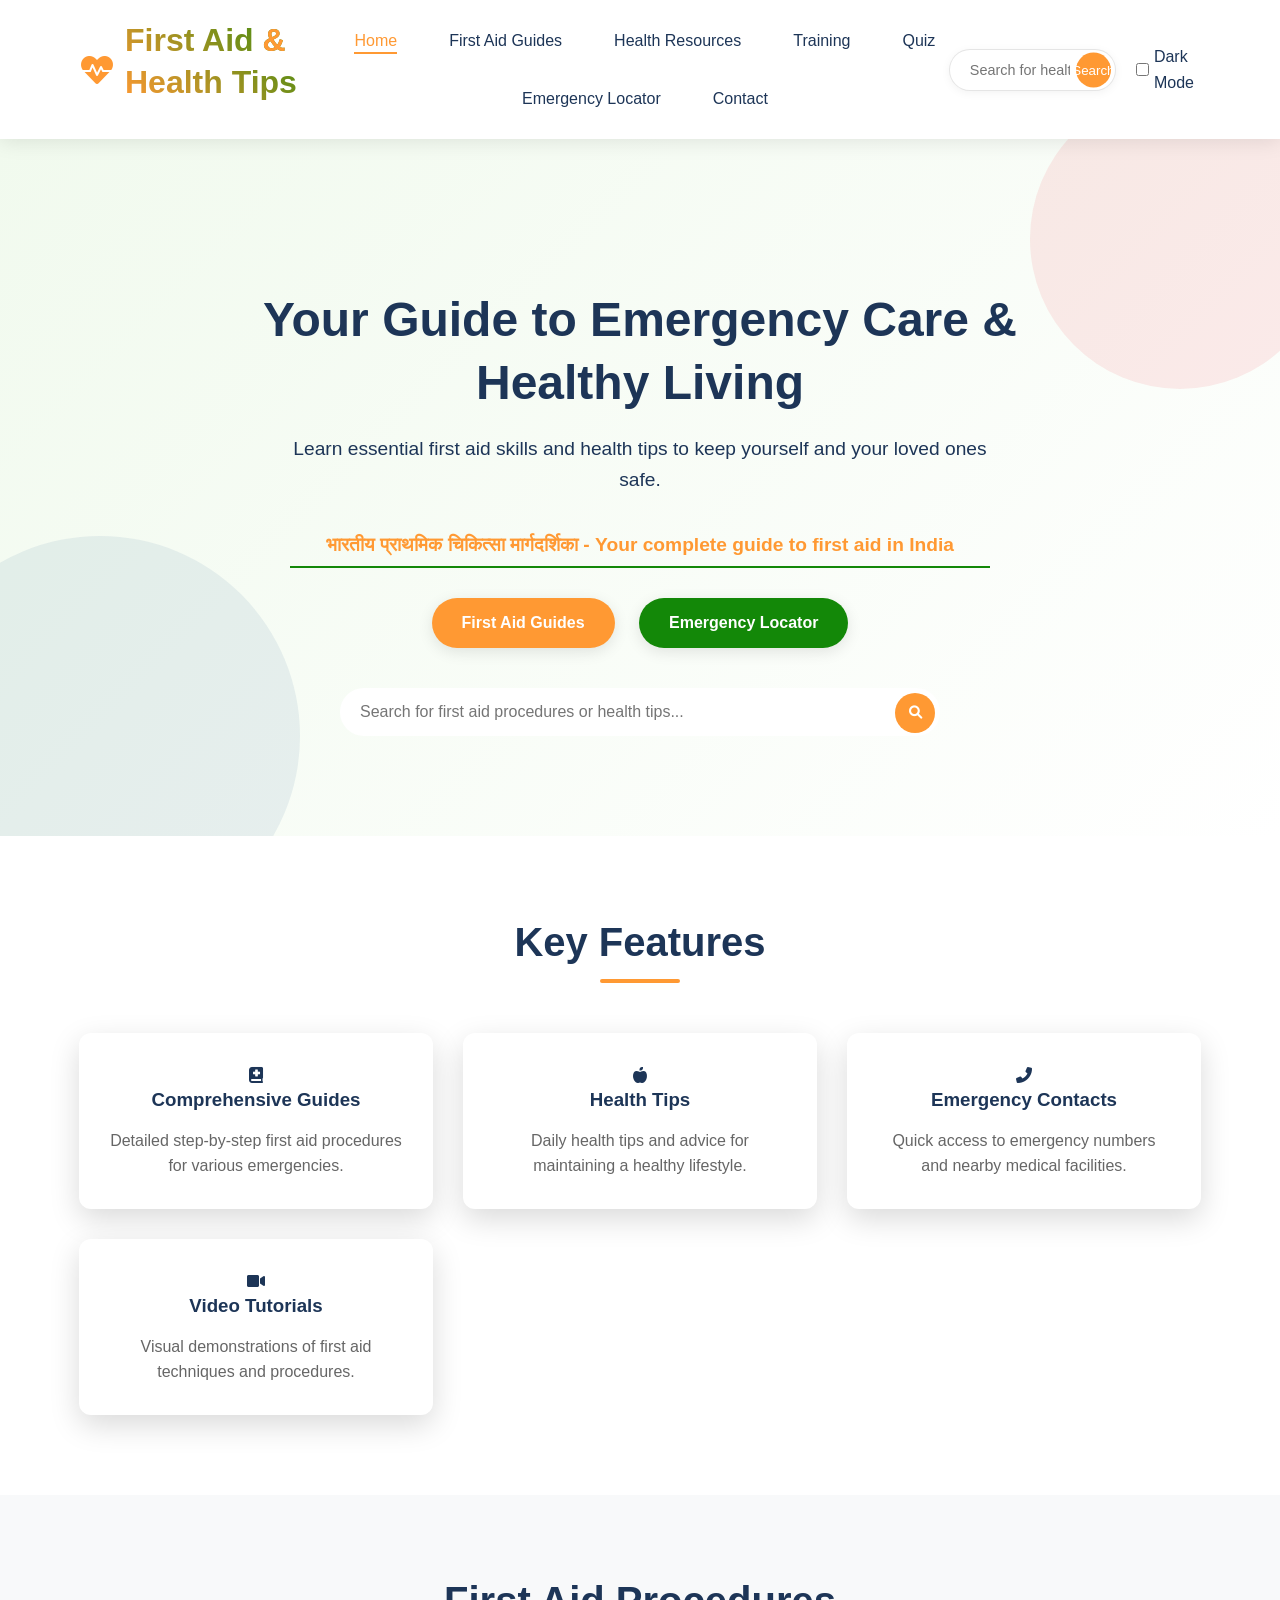
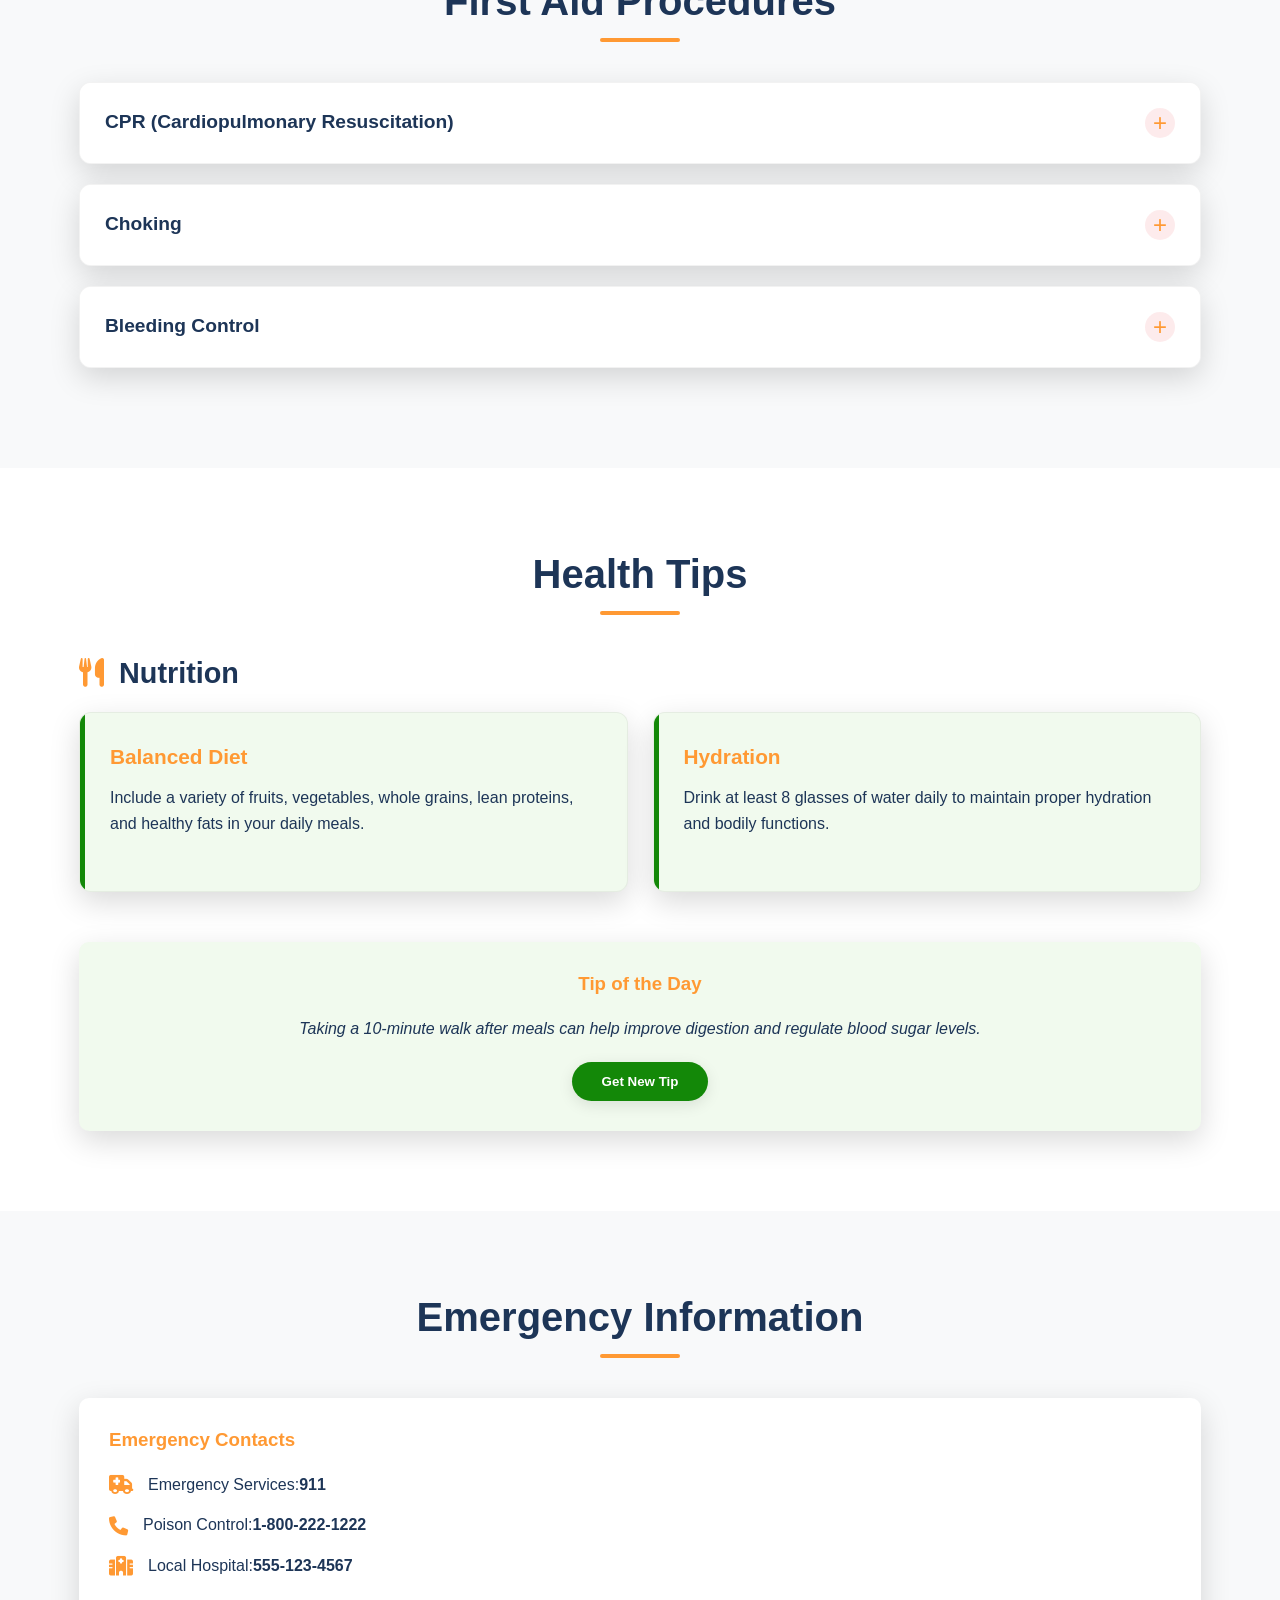
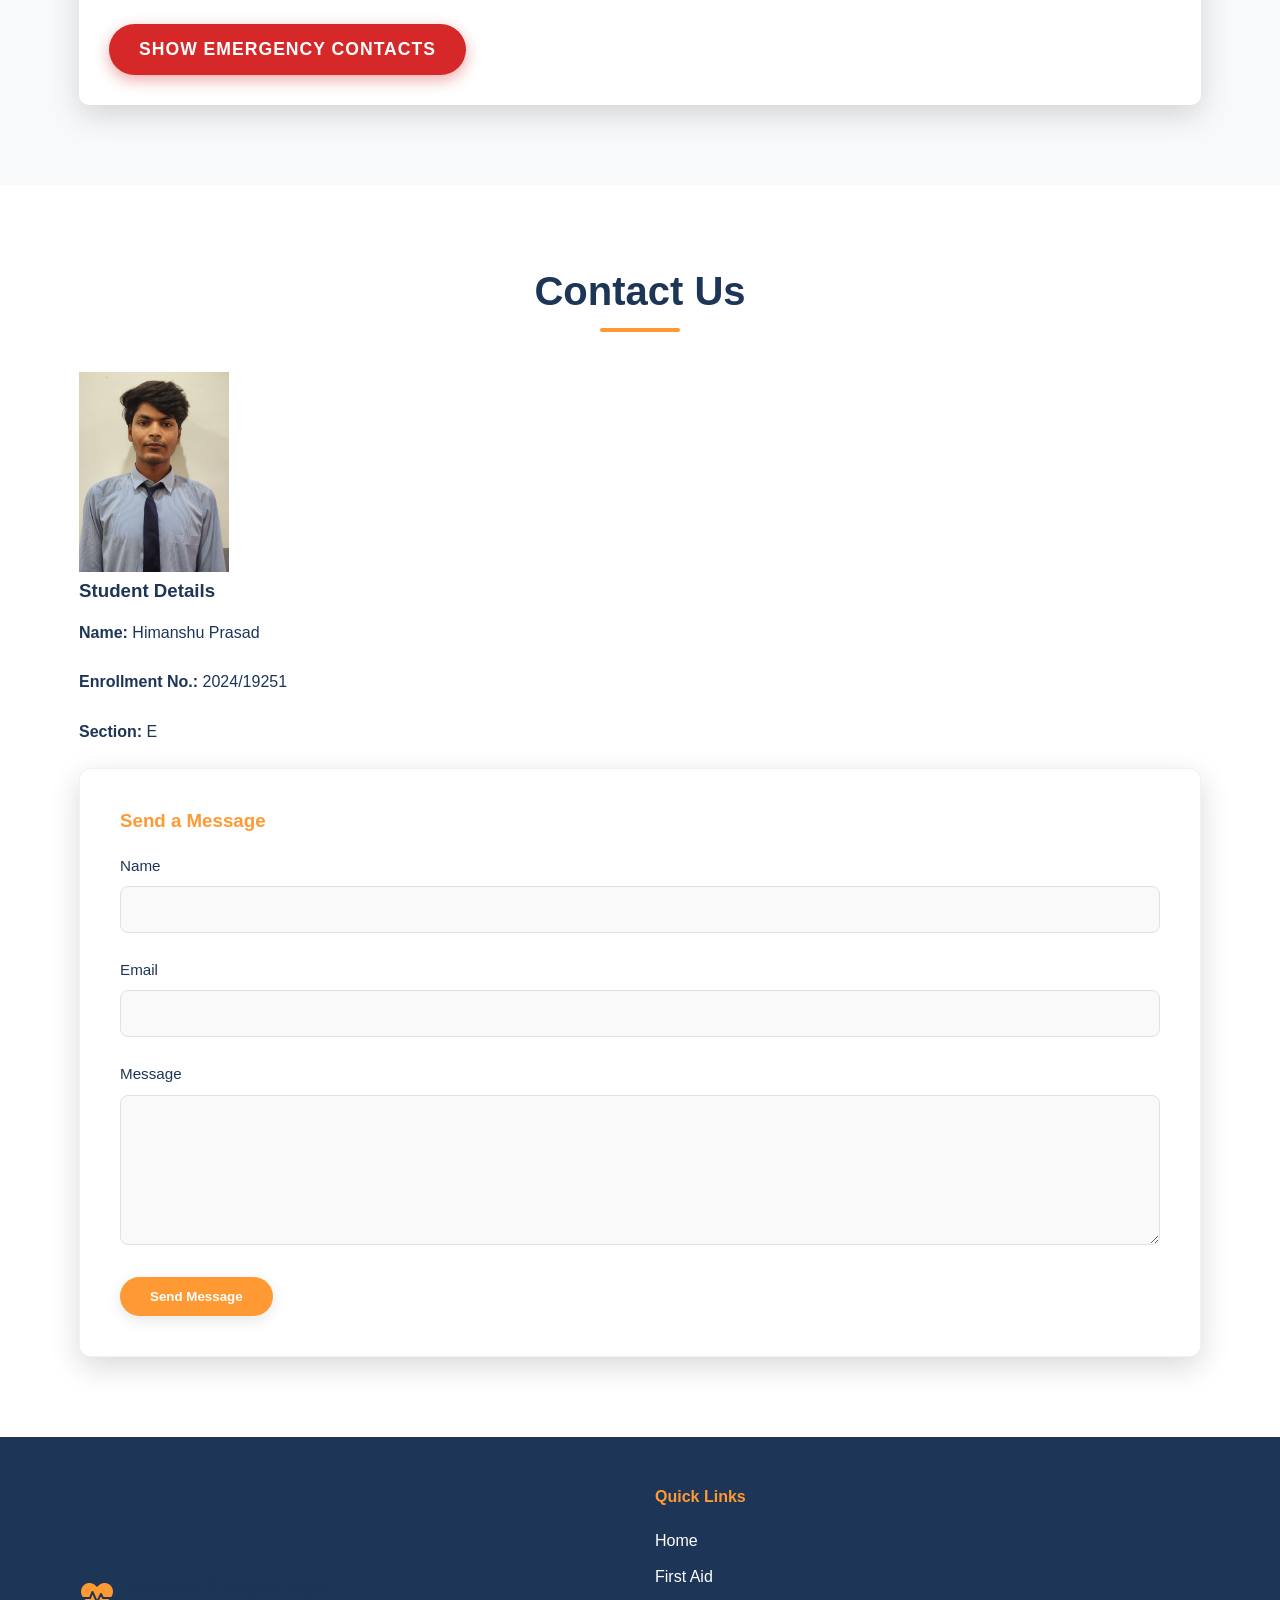
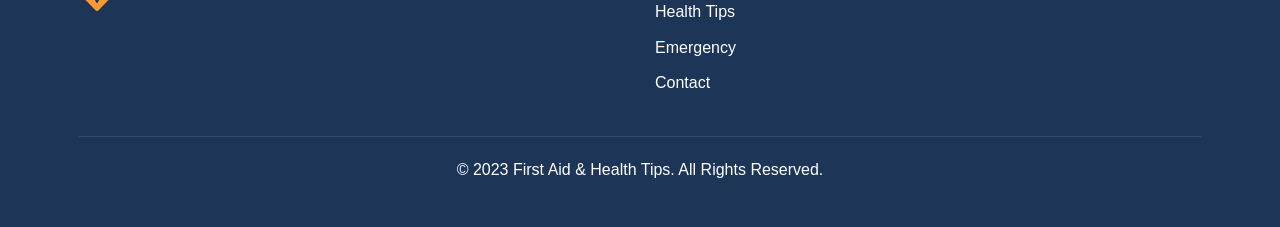
<file: index.html>
<!DOCTYPE html>
<html lang="en">
<head>
    <meta charset="UTF-8">
    <meta name="viewport" content="width=device-width, initial-scale=1.0">
    <title>First Aid & Health Tips</title>
    <link rel="stylesheet" href="styles.css">
    <link rel="stylesheet" href="https://cdnjs.cloudflare.com/ajax/libs/font-awesome/6.0.0-beta3/css/all.min.css">
</head>
<body>
    <header>
        <div class="container">
            <div class="logo">
                <i class="fas fa-heartbeat"></i>
                <h1>First Aid <span>&</span> Health Tips</h1>
            </div>
            <nav>
                <div class="menu-toggle">
                    <span></span>
                    <span></span>
                    <span></span>
                </div>
                <ul class="nav-menu">
                    <li><a href="#home" class="active">Home</a></li>
                    <li><a href="guides.html">First Aid Guides</a></li>
                    <li><a href="resources.html">Health Resources</a></li>
                    <li><a href="training.html">Training</a></li>
                    <li><a href="quiz.html">Quiz</a></li>
                    <li><a href="locator.html">Emergency Locator</a></li>
                    <li><a href="#contact">Contact</a></li>
                </ul>
            </nav>
            <div class="search-container">
                <input type="text" class="search-input" placeholder="Search for health tips...">
                <button class="search-button">Search</button>
            </div>
            <div class="dark-mode-container">
                <input type="checkbox" id="dark-mode-toggle" class="dark-mode-toggle">
                <label for="dark-mode-toggle">Dark Mode</label>
            </div>
        </div>
    </header>

    <section id="home" class="hero">
        <div class="container">
            <div class="hero-content animate-fade-in">
                <h2>Your Guide to Emergency Care & Healthy Living</h2>
                <p>Learn essential first aid skills and health tips to keep yourself and your loved ones safe.</p>
                <p class="indian-highlight"><strong>भारतीय प्राथमिक चिकित्सा मार्गदर्शिका</strong> - Your complete guide to first aid in India</p>
                <div class="hero-buttons">
                    <a href="guides.html" class="btn btn-primary">First Aid Guides</a>
                    <a href="locator.html" class="btn btn-secondary">Emergency Locator</a>
                </div>
            </div>
            <div class="search-container">
                <input type="text" id="search-input" placeholder="Search for first aid procedures or health tips...">
                <button id="search-btn"><i class="fas fa-search"></i></button>
            </div>
        </div>
    </section>

    <section id="features" class="features">
        <div class="container">
            <h2 class="section-title">Key Features</h2>
            <div class="features-grid">
                <div class="feature-card animate-slide-left">
                    <i class="fas fa-book-medical"></i>
                    <h3>Comprehensive Guides</h3>
                    <p>Detailed step-by-step first aid procedures for various emergencies.</p>
                </div>
                <div class="feature-card animate-fade-in">
                    <i class="fas fa-apple-alt"></i>
                    <h3>Health Tips</h3>
                    <p>Daily health tips and advice for maintaining a healthy lifestyle.</p>
                </div>
                <div class="feature-card animate-slide-right">
                    <i class="fas fa-phone-alt"></i>
                    <h3>Emergency Contacts</h3>
                    <p>Quick access to emergency numbers and nearby medical facilities.</p>
                </div>
                <div class="feature-card animate-fade-in">
                    <i class="fas fa-video"></i>
                    <h3>Video Tutorials</h3>
                    <p>Visual demonstrations of first aid techniques and procedures.</p>
                </div>
            </div>
        </div>
    </section>

    <section id="first-aid" class="first-aid">
        <div class="container">
            <h2 class="section-title">First Aid Procedures</h2>
            <div class="procedures">
                <div class="first-aid-procedure">
                    <div class="accordion-header">
                        <h3>CPR (Cardiopulmonary Resuscitation)</h3>
                        <span class="toggle-icon">+</span>
                    </div>
                    <div class="accordion-content">
                        <p>Follow these steps for adult CPR:</p>
                        <ol>
                            <li>Check the scene for safety</li>
                            <li>Check responsiveness</li>
                            <li>Call 911</li>
                            <li>Open the airway</li>
                            <li>Check for breathing</li>
                            <li>Begin chest compressions</li>
                            <li>Provide rescue breaths</li>
                            <li>Continue CPR until help arrives</li>
                        </ol>
                    </div>
                </div>
                
                <div class="first-aid-procedure">
                    <div class="accordion-header">
                        <h3>Choking</h3>
                        <span class="toggle-icon">+</span>
                    </div>
                    <div class="accordion-content">
                        <p>For a choking adult or child:</p>
                        <ol>
                            <li>Stand behind the person</li>
                            <li>Wrap your arms around their waist</li>
                            <li>Make a fist with one hand</li>
                            <li>Position it above the navel</li>
                            <li>Grasp your fist with the other hand</li>
                            <li>Press into the abdomen with quick upward thrusts</li>
                            <li>Repeat until the object is expelled</li>
                        </ol>
                    </div>
                </div>
                
                <div class="first-aid-procedure">
                    <div class="accordion-header">
                        <h3>Bleeding Control</h3>
                        <span class="toggle-icon">+</span>
                    </div>
                    <div class="accordion-content">
                        <p>To control severe bleeding:</p>
                        <ol>
                            <li>Apply direct pressure with a clean cloth</li>
                            <li>Maintain pressure for 15 minutes</li>
                            <li>Add more cloth if needed, don't remove soaked material</li>
                            <li>If possible, elevate the wound above the heart</li>
                            <li>Apply a tight bandage when bleeding slows</li>
                            <li>Seek medical attention immediately</li>
                        </ol>
                    </div>
                </div>
            </div>
        </div>
    </section>

    <section id="health-tips" class="health-tips">
        <div class="container">
            <h2 class="section-title">Health Tips</h2>
            <div class="tips-container">
                <div class="tip-category">
                    <h3><i class="fas fa-utensils"></i> Nutrition</h3>
                    <div class="tip-cards">
                        <div class="tip-card">
                            <h4>Balanced Diet</h4>
                            <p>Include a variety of fruits, vegetables, whole grains, lean proteins, and healthy fats in your daily meals.</p>
                        </div>
                        <div class="tip-card">
                            <h4>Hydration</h4>
                            <p>Drink at least 8 glasses of water daily to maintain proper hydration and bodily functions.</p>
                        </div>
                    </div>
                </div>
            </div>
            <div class="daily-tip">
                <h3>Tip of the Day</h3>
                <div class="tip-content">
                    <p id="daily-tip-text">Taking a 10-minute walk after meals can help improve digestion and regulate blood sugar levels.</p>
                    <button id="new-tip-btn" class="btn btn-secondary">Get New Tip</button>
                </div>
            </div>
        </div>
    </section>

    <section id="emergency" class="emergency">
        <div class="container">
            <h2 class="section-title">Emergency Information</h2>
            <div class="emergency-grid">
                <div class="emergency-contacts">
                <h3>Emergency Contacts</h3>
                <ul class="contact-list">
                    <li><i class="fas fa-ambulance"></i> Emergency Services: <strong>911</strong></li>
                    <li><i class="fas fa-phone"></i> Poison Control: <strong>1-800-222-1222</strong></li>
                    <li><i class="fas fa-hospital"></i> Local Hospital: <strong>555-123-4567</strong></li>
                </ul>
                <button class="emergency-button animate-pulse">Show Emergency Contacts</button>
            </div>
            </div>
        </div>
    </section>

    <section id="contact" class="contact">
        <div class="container">
            <h2 class="section-title">Contact Us</h2>
    
            <!-- Student Information Block -->
            <div class="student-info">
                <img src="hima.jpeg" alt="Student Photo" height="200" width="150" class="student-photo">
                <div class="student-details">
                    <h3>Student Details</h3>
                    <p><strong>Name:</strong> Himanshu Prasad</p>
                    <p><strong>Enrollment No.:</strong> 2024/19251</p>
                    <p><strong>Section:</strong> E</p>
                </div>
            </div>
            <!-- End of Student Information Block -->
    
            <div class="contact-grid">
                <div class="contact-form">
                    <h3>Send a Message</h3>
                    <form id="contact-form">
                        <div class="form-group">
                            <label for="name">Name</label>
                            <input type="text" id="name" name="name" required>
                        </div>
                        <div class="form-group">
                            <label for="email">Email</label>
                            <input type="email" id="email" name="email" required>
                        </div>
                        <div class="form-group">
                            <label for="message">Message</label>
                            <textarea id="message" name="message" rows="5" required></textarea>
                        </div>
                        <button type="submit" class="btn btn-primary">Send Message</button>
                    </form>
                </div>
            </div>
        </div>
    </section>
    

    <footer>
        <div class="container">
            <div class="footer-content">
                <div class="footer-logo">
                    <i class="fas fa-heartbeat"></i>
                    <h3>First Aid & Health Tips</h3>
                </div>
                <div class="footer-links">
                    <h4>Quick Links</h4>
                    <ul>
                        <li><a href="#home">Home</a></li>
                        <li><a href="#first-aid">First Aid</a></li>
                        <li><a href="#health-tips">Health Tips</a></li>
                        <li><a href="#emergency">Emergency</a></li>
                        <li><a href="#contact">Contact</a></li>
                    </ul>
                </div>
            </div>
            <div class="footer-bottom">
                <p>&copy; 2023 First Aid & Health Tips. All Rights Reserved.</p>
            </div>
        </div>
    </footer>

    <script src="script.js"></script>
</body>
</html>
</file>
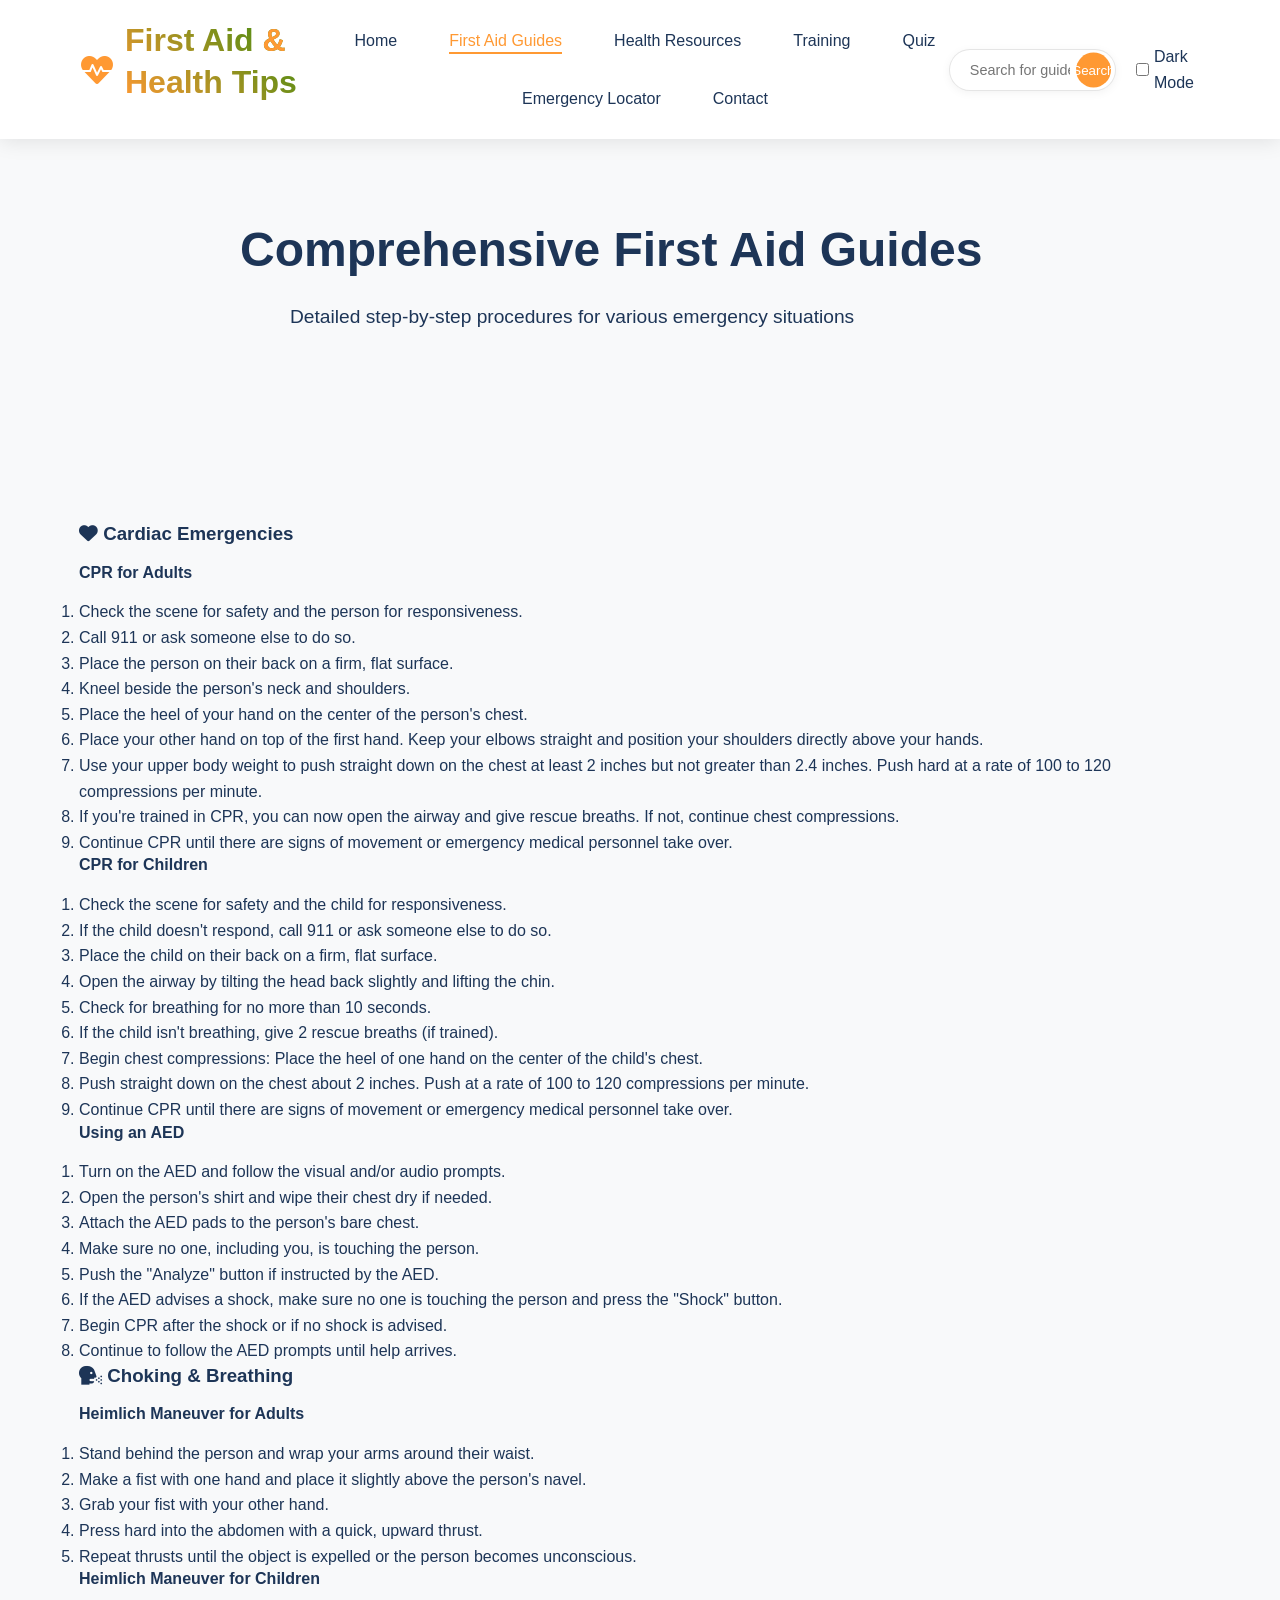
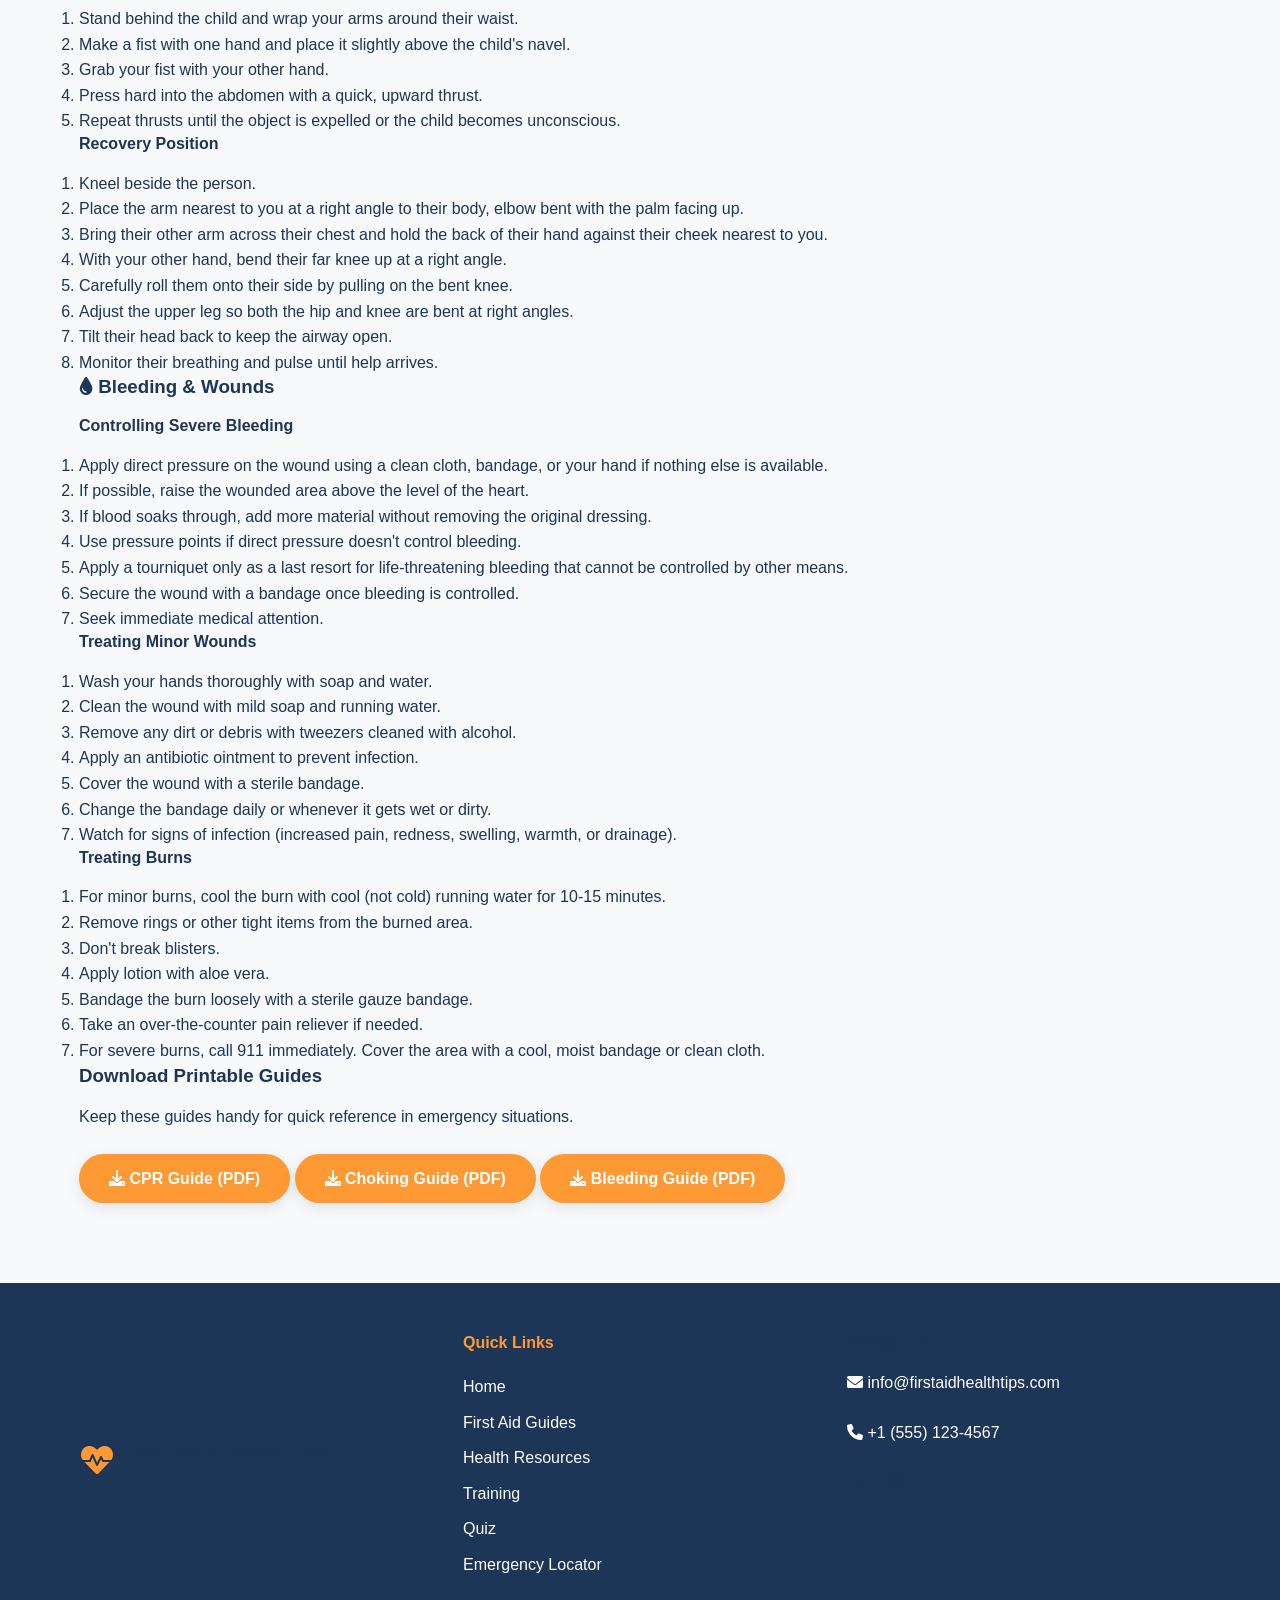
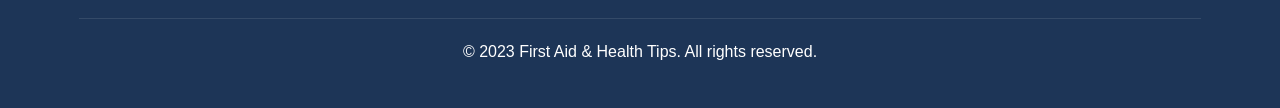
<file: guides.html>
<!DOCTYPE html>
<html lang="en">
<head>
    <meta charset="UTF-8">
    <meta name="viewport" content="width=device-width, initial-scale=1.0">
    <title>First Aid Guides - First Aid & Health Tips</title>
    <link rel="stylesheet" href="styles.css">
    <link rel="stylesheet" href="https://cdnjs.cloudflare.com/ajax/libs/font-awesome/6.0.0-beta3/css/all.min.css">
</head>
<body>
    <header>
        <div class="container">
            <div class="logo">
                <i class="fas fa-heartbeat"></i>
                <h1>First Aid <span>&</span> Health Tips</h1>
            </div>
            <nav>
                <div class="menu-toggle">
                    <span></span>
                    <span></span>
                    <span></span>
                </div>
                <ul class="nav-menu">
                    <li><a href="index.html">Home</a></li>
                    <li><a href="guides.html" class="active">First Aid Guides</a></li>
                    <li><a href="resources.html">Health Resources</a></li>
                    <li><a href="training.html">Training</a></li>
                    <li><a href="quiz.html">Quiz</a></li>
                    <li><a href="locator.html">Emergency Locator</a></li>
                    <li><a href="index.html#contact">Contact</a></li>
                </ul>
            </nav>
            <div class="search-container">
                <input type="text" class="search-input" placeholder="Search for guides...">
                <button class="search-button">Search</button>
            </div>
            <div class="dark-mode-container">
                <input type="checkbox" id="dark-mode-toggle" class="dark-mode-toggle">
                <label for="dark-mode-toggle">Dark Mode</label>
            </div>
        </div>
    </header>

    <section class="page-hero">
        <div class="container">
            <div class="hero-content animate-fade-in">
                <h2>Comprehensive First Aid Guides</h2>
                <p>Detailed step-by-step procedures for various emergency situations</p>
            </div>
        </div>
    </section>

    <section class="guides-section">
        <div class="container">
            <div class="guides-grid">
                <div class="guide-category animate-slide-left">
                    <h3><i class="fas fa-heart"></i> Cardiac Emergencies</h3>
                    <div class="guide-list">
                        <div class="guide-item">
                            <h4>CPR for Adults</h4>
                            <ol>
                                <li>Check the scene for safety and the person for responsiveness.</li>
                                <li>Call 911 or ask someone else to do so.</li>
                                <li>Place the person on their back on a firm, flat surface.</li>
                                <li>Kneel beside the person's neck and shoulders.</li>
                                <li>Place the heel of your hand on the center of the person's chest.</li>
                                <li>Place your other hand on top of the first hand. Keep your elbows straight and position your shoulders directly above your hands.</li>
                                <li>Use your upper body weight to push straight down on the chest at least 2 inches but not greater than 2.4 inches. Push hard at a rate of 100 to 120 compressions per minute.</li>
                                <li>If you're trained in CPR, you can now open the airway and give rescue breaths. If not, continue chest compressions.</li>
                                <li>Continue CPR until there are signs of movement or emergency medical personnel take over.</li>
                            </ol>
                        </div>
                        <div class="guide-item">
                            <h4>CPR for Children</h4>
                            <ol>
                                <li>Check the scene for safety and the child for responsiveness.</li>
                                <li>If the child doesn't respond, call 911 or ask someone else to do so.</li>
                                <li>Place the child on their back on a firm, flat surface.</li>
                                <li>Open the airway by tilting the head back slightly and lifting the chin.</li>
                                <li>Check for breathing for no more than 10 seconds.</li>
                                <li>If the child isn't breathing, give 2 rescue breaths (if trained).</li>
                                <li>Begin chest compressions: Place the heel of one hand on the center of the child's chest.</li>
                                <li>Push straight down on the chest about 2 inches. Push at a rate of 100 to 120 compressions per minute.</li>
                                <li>Continue CPR until there are signs of movement or emergency medical personnel take over.</li>
                            </ol>
                        </div>
                        <div class="guide-item">
                            <h4>Using an AED</h4>
                            <ol>
                                <li>Turn on the AED and follow the visual and/or audio prompts.</li>
                                <li>Open the person's shirt and wipe their chest dry if needed.</li>
                                <li>Attach the AED pads to the person's bare chest.</li>
                                <li>Make sure no one, including you, is touching the person.</li>
                                <li>Push the "Analyze" button if instructed by the AED.</li>
                                <li>If the AED advises a shock, make sure no one is touching the person and press the "Shock" button.</li>
                                <li>Begin CPR after the shock or if no shock is advised.</li>
                                <li>Continue to follow the AED prompts until help arrives.</li>
                            </ol>
                        </div>
                    </div>
                </div>

                <div class="guide-category animate-fade-in">
                    <h3><i class="fas fa-head-side-cough"></i> Choking & Breathing</h3>
                    <div class="guide-list">
                        <div class="guide-item">
                            <h4>Heimlich Maneuver for Adults</h4>
                            <ol>
                                <li>Stand behind the person and wrap your arms around their waist.</li>
                                <li>Make a fist with one hand and place it slightly above the person's navel.</li>
                                <li>Grab your fist with your other hand.</li>
                                <li>Press hard into the abdomen with a quick, upward thrust.</li>
                                <li>Repeat thrusts until the object is expelled or the person becomes unconscious.</li>
                            </ol>
                        </div>
                        <div class="guide-item">
                            <h4>Heimlich Maneuver for Children</h4>
                            <ol>
                                <li>Stand behind the child and wrap your arms around their waist.</li>
                                <li>Make a fist with one hand and place it slightly above the child's navel.</li>
                                <li>Grab your fist with your other hand.</li>
                                <li>Press hard into the abdomen with a quick, upward thrust.</li>
                                <li>Repeat thrusts until the object is expelled or the child becomes unconscious.</li>
                            </ol>
                        </div>
                        <div class="guide-item">
                            <h4>Recovery Position</h4>
                            <ol>
                                <li>Kneel beside the person.</li>
                                <li>Place the arm nearest to you at a right angle to their body, elbow bent with the palm facing up.</li>
                                <li>Bring their other arm across their chest and hold the back of their hand against their cheek nearest to you.</li>
                                <li>With your other hand, bend their far knee up at a right angle.</li>
                                <li>Carefully roll them onto their side by pulling on the bent knee.</li>
                                <li>Adjust the upper leg so both the hip and knee are bent at right angles.</li>
                                <li>Tilt their head back to keep the airway open.</li>
                                <li>Monitor their breathing and pulse until help arrives.</li>
                            </ol>
                        </div>
                    </div>
                </div>

                <div class="guide-category animate-slide-right">
                    <h3><i class="fas fa-tint"></i> Bleeding & Wounds</h3>
                    <div class="guide-list">
                        <div class="guide-item">
                            <h4>Controlling Severe Bleeding</h4>
                            <ol>
                                <li>Apply direct pressure on the wound using a clean cloth, bandage, or your hand if nothing else is available.</li>
                                <li>If possible, raise the wounded area above the level of the heart.</li>
                                <li>If blood soaks through, add more material without removing the original dressing.</li>
                                <li>Use pressure points if direct pressure doesn't control bleeding.</li>
                                <li>Apply a tourniquet only as a last resort for life-threatening bleeding that cannot be controlled by other means.</li>
                                <li>Secure the wound with a bandage once bleeding is controlled.</li>
                                <li>Seek immediate medical attention.</li>
                            </ol>
                        </div>
                        <div class="guide-item">
                            <h4>Treating Minor Wounds</h4>
                            <ol>
                                <li>Wash your hands thoroughly with soap and water.</li>
                                <li>Clean the wound with mild soap and running water.</li>
                                <li>Remove any dirt or debris with tweezers cleaned with alcohol.</li>
                                <li>Apply an antibiotic ointment to prevent infection.</li>
                                <li>Cover the wound with a sterile bandage.</li>
                                <li>Change the bandage daily or whenever it gets wet or dirty.</li>
                                <li>Watch for signs of infection (increased pain, redness, swelling, warmth, or drainage).</li>
                            </ol>
                        </div>
                        <div class="guide-item">
                            <h4>Treating Burns</h4>
                            <ol>
                                <li>For minor burns, cool the burn with cool (not cold) running water for 10-15 minutes.</li>
                                <li>Remove rings or other tight items from the burned area.</li>
                                <li>Don't break blisters.</li>
                                <li>Apply lotion with aloe vera.</li>
                                <li>Bandage the burn loosely with a sterile gauze bandage.</li>
                                <li>Take an over-the-counter pain reliever if needed.</li>
                                <li>For severe burns, call 911 immediately. Cover the area with a cool, moist bandage or clean cloth.</li>
                            </ol>
                        </div>
                    </div>
                </div>
            </div>

            <div class="download-section">
                <h3>Download Printable Guides</h3>
                <p>Keep these guides handy for quick reference in emergency situations.</p>
                <div class="download-buttons">
                    <a href="#" class="btn btn-primary"><i class="fas fa-download"></i> CPR Guide (PDF)</a>
                    <a href="#" class="btn btn-primary"><i class="fas fa-download"></i> Choking Guide (PDF)</a>
                    <a href="#" class="btn btn-primary"><i class="fas fa-download"></i> Bleeding Guide (PDF)</a>
                </div>
            </div>
        </div>
    </section>

    <footer>
        <div class="container">
            <div class="footer-content">
                <div class="footer-logo">
                    <i class="fas fa-heartbeat"></i>
                    <h3>First Aid <span>&</span> Health Tips</h3>
                </div>
                <div class="footer-links">
                    <h4>Quick Links</h4>
                    <ul>
                        <li><a href="index.html">Home</a></li>
                        <li><a href="guides.html">First Aid Guides</a></li>
                        <li><a href="resources.html">Health Resources</a></li>
                        <li><a href="training.html">Training</a></li>
                        <li><a href="quiz.html">Quiz</a></li>
                        <li><a href="locator.html">Emergency Locator</a></li>
                    </ul>
                </div>
                <div class="footer-contact">
                    <h4>Contact Us</h4>
                    <p><i class="fas fa-envelope"></i> info@firstaidhealthtips.com</p>
                    <p><i class="fas fa-phone"></i> +1 (555) 123-4567</p>
                    <div class="social-icons">
                        <a href="#"><i class="fab fa-facebook"></i></a>
                        <a href="#"><i class="fab fa-twitter"></i></a>
                        <a href="#"><i class="fab fa-instagram"></i></a>
                        <a href="#"><i class="fab fa-youtube"></i></a>
                    </div>
                </div>
            </div>
            <div class="footer-bottom">
                <p>&copy; 2023 First Aid & Health Tips. All rights reserved.</p>
            </div>
        </div>
    </footer>

    <script src="script.js"></script>
</body>
</html>
</file>
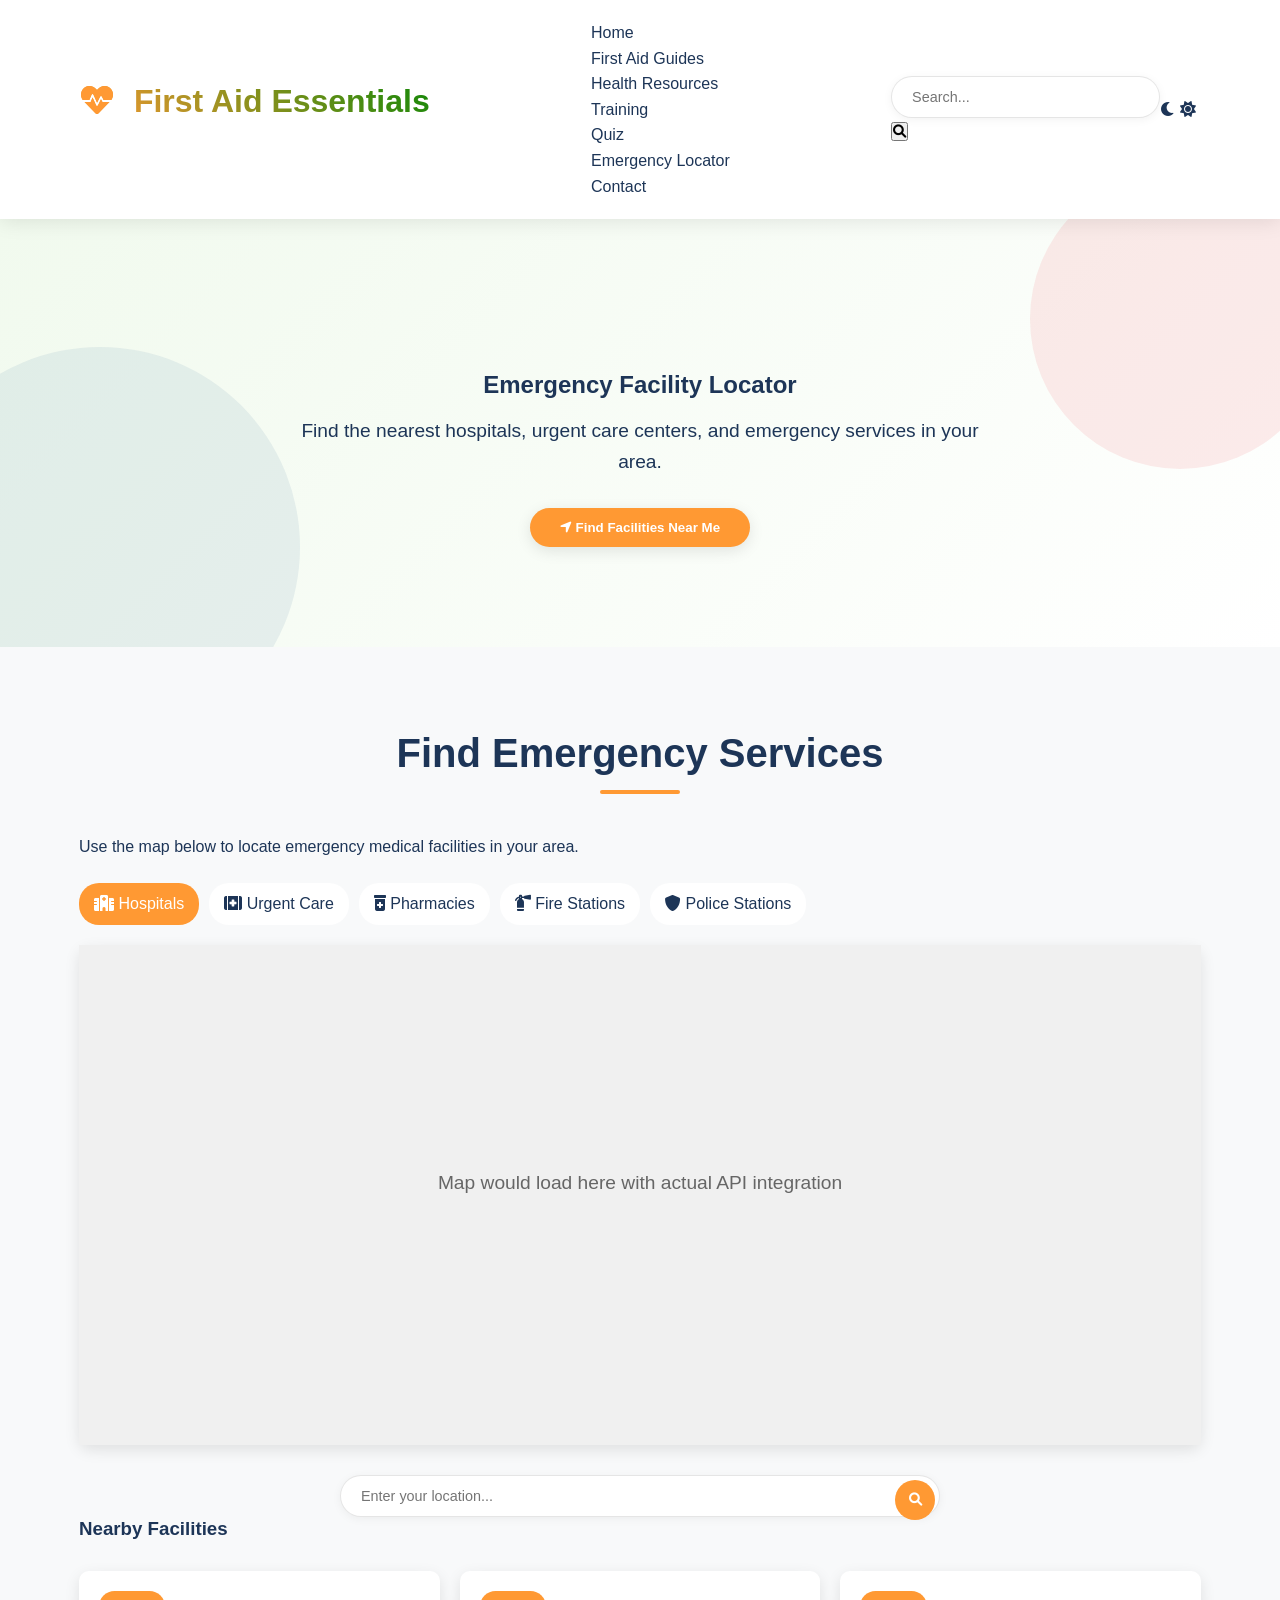
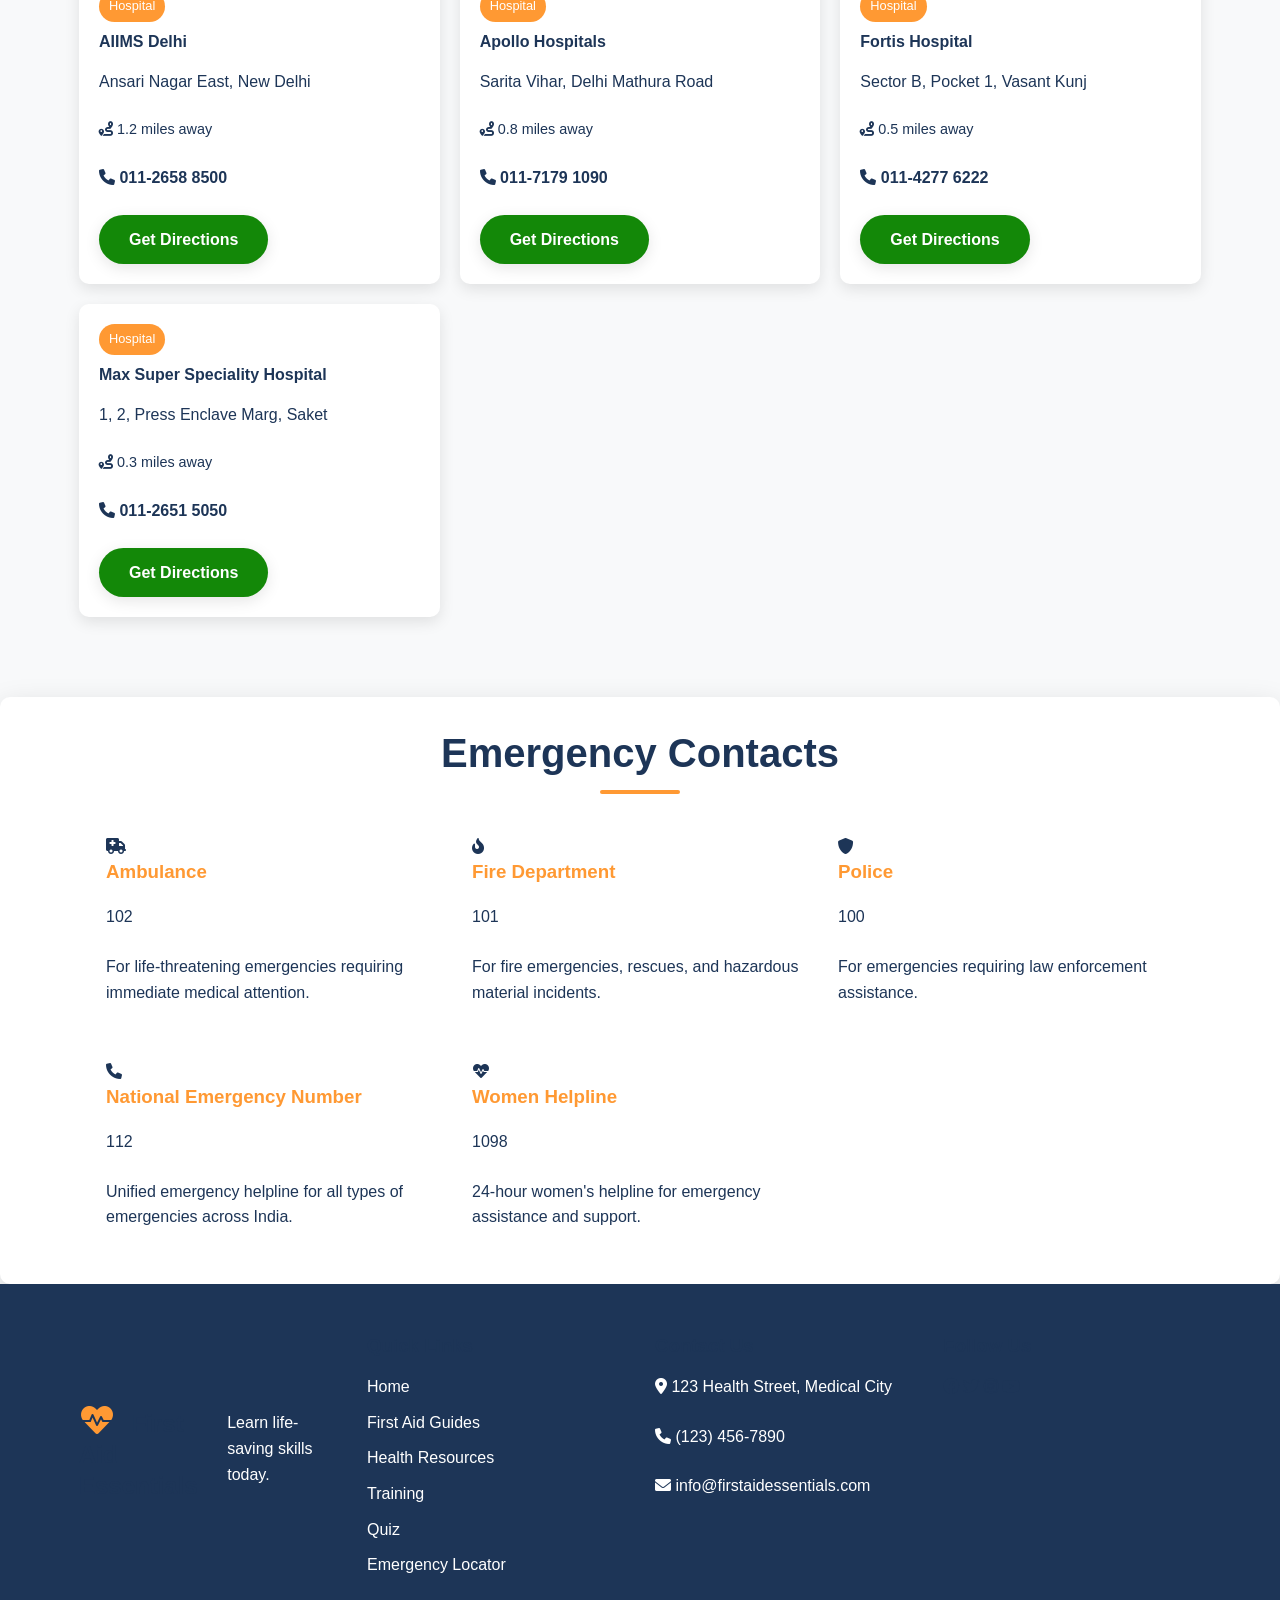
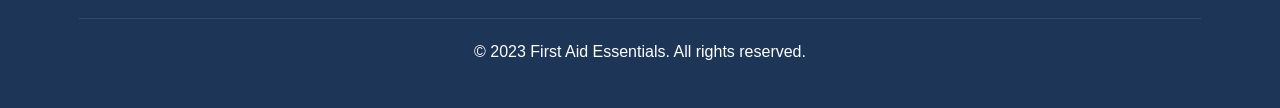
<file: locator.html>
<!DOCTYPE html>
<html lang="en">
<head>
    <meta charset="UTF-8">
    <meta name="viewport" content="width=device-width, initial-scale=1.0">
    <title>Emergency Locator - First Aid Essentials</title>
    <link rel="stylesheet" href="styles.css">
    <link rel="stylesheet" href="https://cdnjs.cloudflare.com/ajax/libs/font-awesome/6.0.0-beta3/css/all.min.css">
    <style>
        #map {
            height: 500px;
            width: 100%;
            border-radius: 10px;
            box-shadow: 0 5px 15px rgba(0,0,0,0.1);
            margin-bottom: 30px;
        }
        .facility-list {
            display: grid;
            grid-template-columns: repeat(auto-fill, minmax(300px, 1fr));
            gap: 20px;
            margin-top: 30px;
        }
        .facility-card {
            background: var(--card-bg);
            border-radius: 10px;
            padding: 20px;
            box-shadow: 0 5px 15px rgba(0,0,0,0.1);
            transition: transform 0.3s ease, box-shadow 0.3s ease;
        }
        .facility-card:hover {
            transform: translateY(-5px);
            box-shadow: 0 10px 25px rgba(0,0,0,0.15);
        }
        .facility-type {
            font-size: 0.8rem;
            background: var(--primary-color);
            color: white;
            padding: 5px 10px;
            border-radius: 20px;
            display: inline-block;
            margin-bottom: 10px;
        }
        .facility-distance {
            color: var(--text-muted);
            font-size: 0.9rem;
            margin-top: 5px;
        }
        .facility-phone {
            margin-top: 10px;
            font-weight: bold;
        }
        .search-options {
            display: flex;
            flex-wrap: wrap;
            gap: 10px;
            margin-bottom: 20px;
        }
        .search-option {
            background: var(--card-bg);
            border: 1px solid var(--border-color);
            border-radius: 20px;
            padding: 8px 15px;
            cursor: pointer;
            transition: all 0.3s ease;
        }
        .search-option:hover, .search-option.active {
            background: var(--primary-color);
            color: white;
            border-color: var(--primary-color);
        }
    </style>
</head>
<body>
    <header class="header">
        <div class="container">
            <div class="logo">
                <h1><i class="fas fa-heartbeat"></i> First Aid Essentials</h1>
            </div>
            <div class="nav-toggle" id="navToggle">
                <span></span>
                <span></span>
                <span></span>
            </div>
            <nav class="nav">
                <ul>
                    <li><a href="index.html">Home</a></li>
                    <li><a href="guides.html">First Aid Guides</a></li>
                    <li><a href="resources.html">Health Resources</a></li>
                    <li><a href="training.html">Training</a></li>
                    <li><a href="quiz.html">Quiz</a></li>
                    <li><a href="locator.html" class="active">Emergency Locator</a></li>
                    <li><a href="index.html#contact">Contact</a></li>
                </ul>
            </nav>
            <div class="search-container">
                <input type="text" placeholder="Search..." class="search-input">
                <button class="search-btn"><i class="fas fa-search"></i></button>
            </div>
            <div class="dark-mode-toggle">
                <i class="fas fa-moon"></i>
                <i class="fas fa-sun"></i>
            </div>
        </div>
    </header>

    <section class="hero animate-fade-in">
        <div class="container">
            <div class="hero-content">
                <h1>Emergency Facility Locator</h1>
                <p>Find the nearest hospitals, urgent care centers, and emergency services in your area.</p>
                <button id="locate-me" class="btn btn-primary"><i class="fas fa-location-arrow"></i> Find Facilities Near Me</button>
            </div>
        </div>
    </section>

    <section class="section">
        <div class="container">
            <h2 class="section-title">Find Emergency Services</h2>
            <p class="section-description">Use the map below to locate emergency medical facilities in your area.</p>
            
            <div class="search-options">
                <div class="search-option active" data-type="hospital"><i class="fas fa-hospital"></i> Hospitals</div>
                <div class="search-option" data-type="urgent-care"><i class="fas fa-first-aid"></i> Urgent Care</div>
                <div class="search-option" data-type="pharmacy"><i class="fas fa-prescription-bottle-alt"></i> Pharmacies</div>
                <div class="search-option" data-type="fire-station"><i class="fas fa-fire-extinguisher"></i> Fire Stations</div>
                <div class="search-option" data-type="police"><i class="fas fa-shield-alt"></i> Police Stations</div>
            </div>
            
            <div id="map" class="animate-fade-in"></div>
            
            <div class="search-container map-search">
                <input type="text" id="location-search" placeholder="Enter your location..." class="search-input">
                <button id="search-btn" class="search-btn"><i class="fas fa-search"></i></button>
            </div>
            
            <h3 class="sub-section-title">Nearby Facilities</h3>
            <div class="facility-list animate-fade-in" id="facility-list">
                <!-- Facility cards will be dynamically added here -->
                <div class="facility-card">
                    <span class="facility-type">Hospital</span>
                    <h4>AIIMS Delhi</h4>
                    <p>Ansari Nagar East, New Delhi</p>
                    <p class="facility-distance"><i class="fas fa-route"></i> 1.2 miles away</p>
                    <p class="facility-phone"><i class="fas fa-phone"></i> 011-2658 8500</p>
                    <a href="#" class="btn btn-secondary btn-sm">Get Directions</a>
                </div>
                
                <div class="facility-card">
                    <span class="facility-type">Hospital</span>
                    <h4>Apollo Hospitals</h4>
                    <p>Sarita Vihar, Delhi Mathura Road</p>
                    <p class="facility-distance"><i class="fas fa-route"></i> 0.8 miles away</p>
                    <p class="facility-phone"><i class="fas fa-phone"></i> 011-7179 1090</p>
                    <a href="#" class="btn btn-secondary btn-sm">Get Directions</a>
                </div>
                
                <div class="facility-card">
                    <span class="facility-type">Hospital</span>
                    <h4>Fortis Hospital</h4>
                    <p>Sector B, Pocket 1, Vasant Kunj</p>
                    <p class="facility-distance"><i class="fas fa-route"></i> 0.5 miles away</p>
                    <p class="facility-phone"><i class="fas fa-phone"></i> 011-4277 6222</p>
                    <a href="#" class="btn btn-secondary btn-sm">Get Directions</a>
                </div>
                
                <div class="facility-card">
                    <span class="facility-type">Hospital</span>
                    <h4>Max Super Speciality Hospital</h4>
                    <p>1, 2, Press Enclave Marg, Saket</p>
                    <p class="facility-distance"><i class="fas fa-route"></i> 0.3 miles away</p>
                    <p class="facility-phone"><i class="fas fa-phone"></i> 011-2651 5050</p>
                    <a href="#" class="btn btn-secondary btn-sm">Get Directions</a>
                </div>
            </div>
        </div>
    </section>

    <section class="section emergency-contacts">
        <div class="container">
            <h2 class="section-title">Emergency Contacts</h2>
            <div class="emergency-grid">
                <div class="emergency-contact animate-fade-in">
                    <div class="contact-icon">
                        <i class="fas fa-ambulance"></i>
                    </div>
                    <h3>Ambulance</h3>
                    <p class="emergency-number">102</p>
                    <p>For life-threatening emergencies requiring immediate medical attention.</p>
                </div>
                
                <div class="emergency-contact animate-fade-in">
                    <div class="contact-icon">
                        <i class="fas fa-fire-alt"></i>
                    </div>
                    <h3>Fire Department</h3>
                    <p class="emergency-number">101</p>
                    <p>For fire emergencies, rescues, and hazardous material incidents.</p>
                </div>
                
                <div class="emergency-contact animate-fade-in">
                    <div class="contact-icon">
                        <i class="fas fa-shield-alt"></i>
                    </div>
                    <h3>Police</h3>
                    <p class="emergency-number">100</p>
                    <p>For emergencies requiring law enforcement assistance.</p>
                </div>
                
                <div class="emergency-contact animate-fade-in">
                    <div class="contact-icon">
                        <i class="fas fa-phone"></i>
                    </div>
                    <h3>National Emergency Number</h3>
                    <p class="emergency-number">112</p>
                    <p>Unified emergency helpline for all types of emergencies across India.</p>
                </div>
                
                <div class="emergency-contact animate-fade-in">
                    <div class="contact-icon">
                        <i class="fas fa-heartbeat"></i>
                    </div>
                    <h3>Women Helpline</h3>
                    <p class="emergency-number">1098</p>
                    <p>24-hour women's helpline for emergency assistance and support.</p>
                </div>
            </div>
        </div>
    </section>

    <footer class="footer">
        <div class="container">
            <div class="footer-content">
                <div class="footer-logo">
                    <h2><i class="fas fa-heartbeat"></i> First Aid Essentials</h2>
                    <p>Learn life-saving skills today.</p>
                </div>
                <div class="footer-links">
                    <h3>Quick Links</h3>
                    <ul>
                        <li><a href="index.html">Home</a></li>
                        <li><a href="guides.html">First Aid Guides</a></li>
                        <li><a href="resources.html">Health Resources</a></li>
                        <li><a href="training.html">Training</a></li>
                        <li><a href="quiz.html">Quiz</a></li>
                        <li><a href="locator.html">Emergency Locator</a></li>
                    </ul>
                </div>
                <div class="footer-contact">
                    <h3>Contact Us</h3>
                    <p><i class="fas fa-map-marker-alt"></i> 123 Health Street, Medical City</p>
                    <p><i class="fas fa-phone"></i> (123) 456-7890</p>
                    <p><i class="fas fa-envelope"></i> info@firstaidessentials.com</p>
                </div>
                <div class="footer-social">
                    <h3>Follow Us</h3>
                    <div class="social-icons">
                        <a href="#"><i class="fab fa-facebook"></i></a>
                        <a href="#"><i class="fab fa-twitter"></i></a>
                        <a href="#"><i class="fab fa-instagram"></i></a>
                        <a href="#"><i class="fab fa-youtube"></i></a>
                    </div>
                </div>
            </div>
            <div class="footer-bottom">
                <p>&copy; 2023 First Aid Essentials. All rights reserved.</p>
            </div>
        </div>
    </footer>

    <script src="script.js"></script>
    <script>
        // Map integration would go here
        document.addEventListener('DOMContentLoaded', function() {
            // This is a placeholder for actual map integration
            // In a real implementation, you would use Google Maps, Mapbox, or another mapping API
            
            const mapElement = document.getElementById('map');
            
            // Simulate map loading
            mapElement.innerHTML = '<div style="display: flex; justify-content: center; align-items: center; height: 100%; background-color: #f0f0f0; color: #666; font-size: 1.2rem;"><p>Map would load here with actual API integration</p></div>';
            
            // Handle facility type selection
            const searchOptions = document.querySelectorAll('.search-option');
            searchOptions.forEach(option => {
                option.addEventListener('click', function() {
                    searchOptions.forEach(opt => opt.classList.remove('active'));
                    this.classList.add('active');
                    // In a real implementation, this would filter the map markers
                });
            });
            
            // Handle locate me button
            document.getElementById('locate-me').addEventListener('click', function() {
                // In a real implementation, this would use the browser's geolocation API
                alert('In a real implementation, this would access your location and show nearby facilities.');
            });
            
            // Handle location search
            document.getElementById('search-btn').addEventListener('click', function() {
                const searchInput = document.getElementById('location-search').value;
                if (searchInput.trim() !== '') {
                    // In a real implementation, this would geocode the address and update the map
                    alert(`In a real implementation, this would search for facilities near: ${searchInput}`);
                }
            });
        });
    </script>
</body>
</html>
</file>
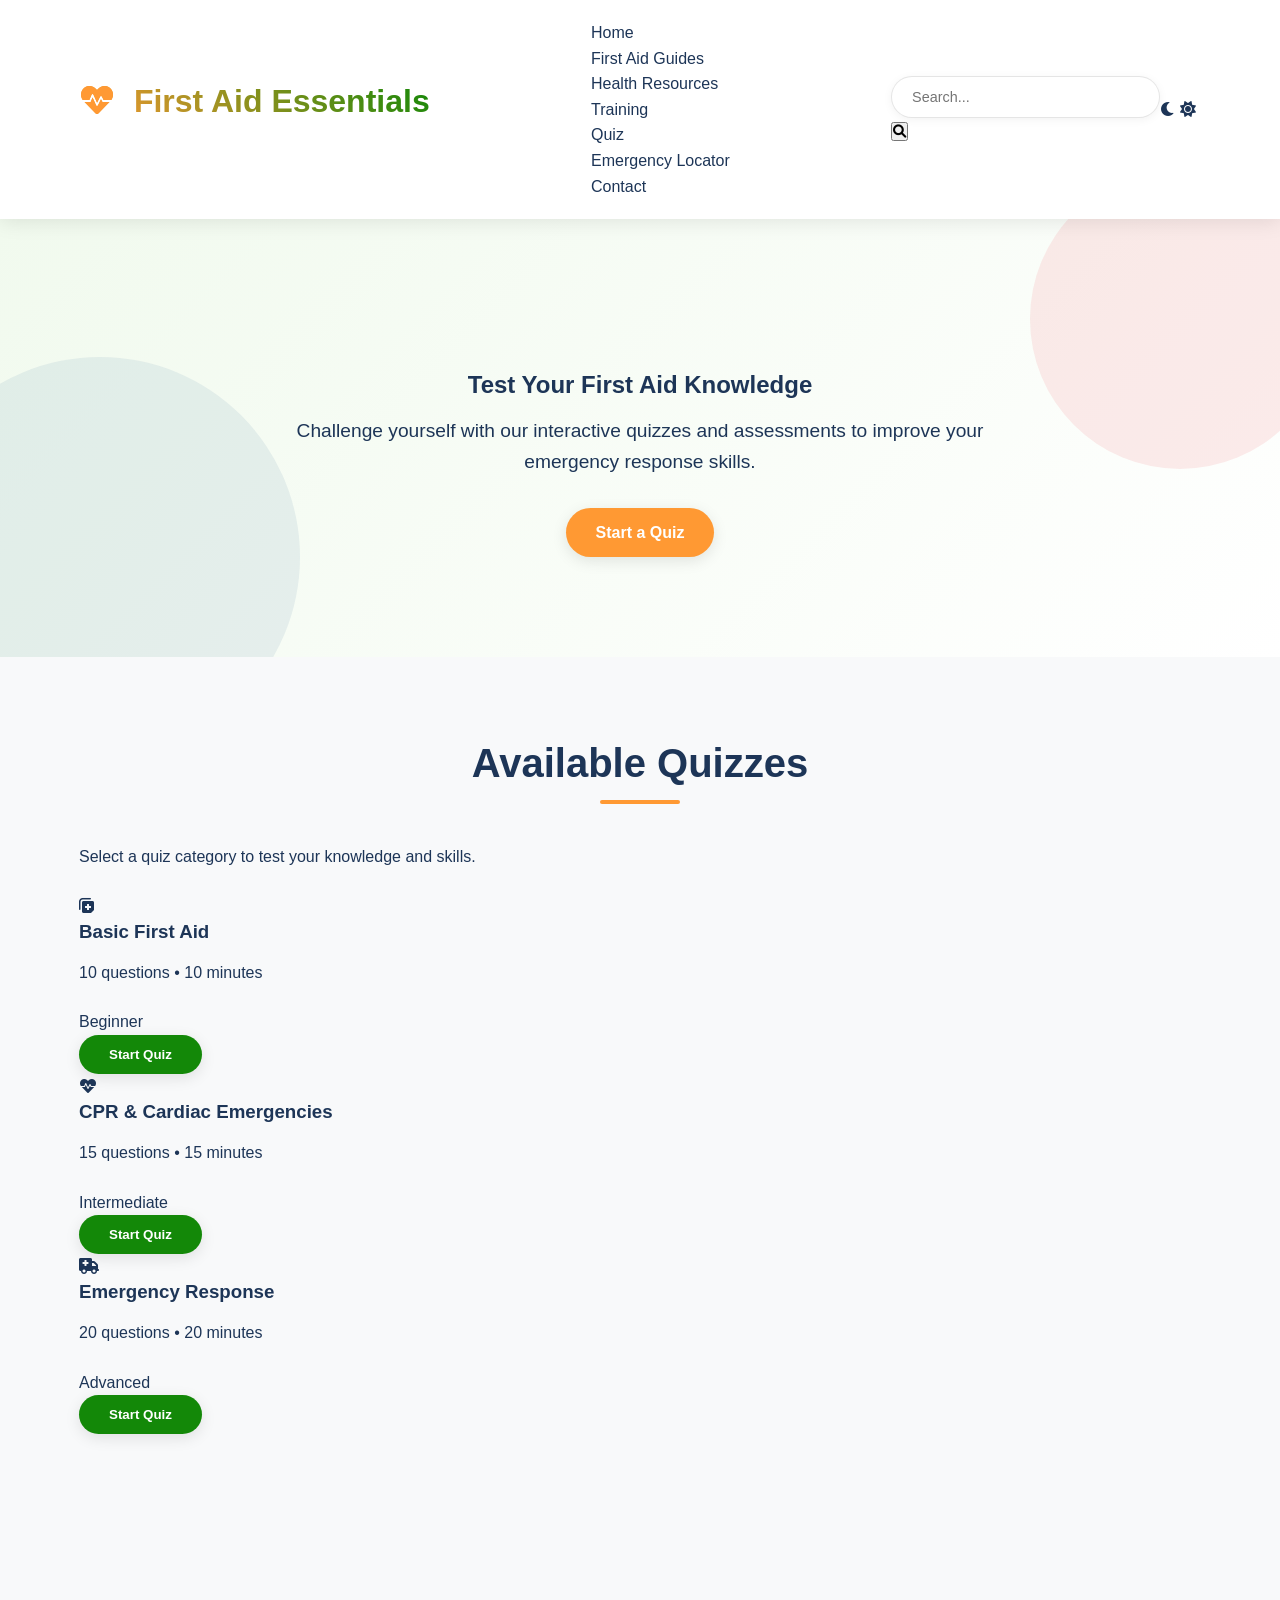
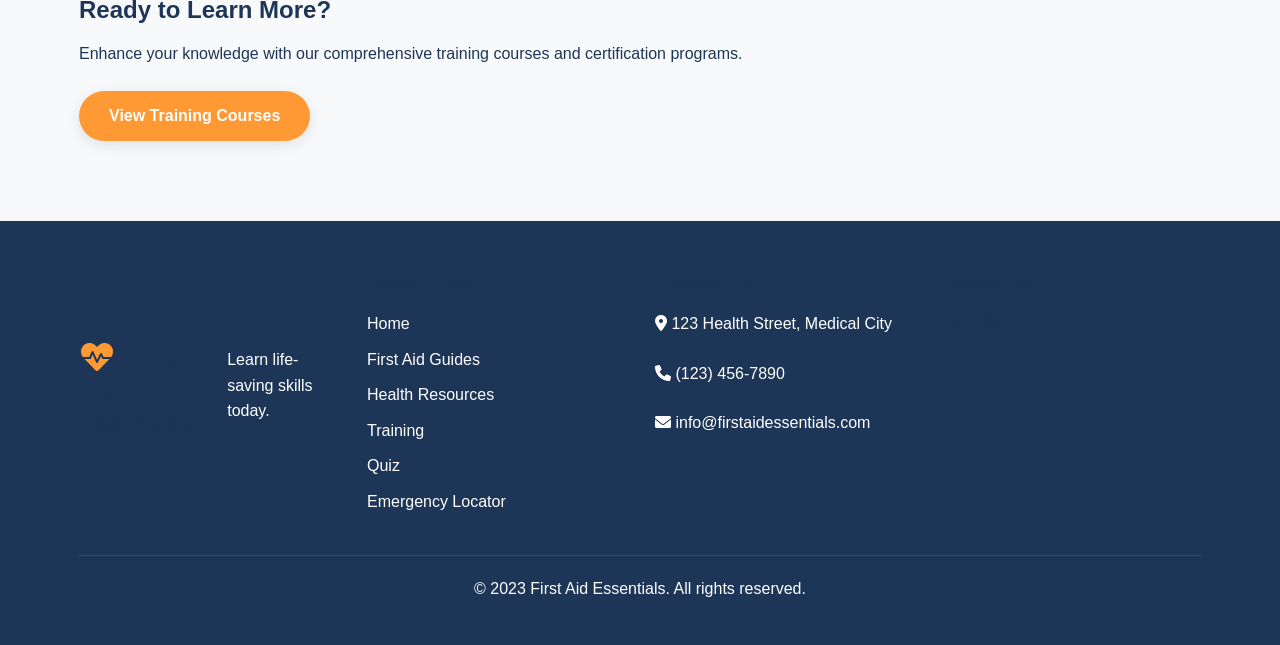
<file: quiz.html>
<!DOCTYPE html>
<html lang="en">
<head>
    <meta charset="UTF-8">
    <meta name="viewport" content="width=device-width, initial-scale=1.0">
    <title>Quiz & Assessment - First Aid Essentials</title>
    <link rel="stylesheet" href="styles.css">
    <link rel="stylesheet" href="https://cdnjs.cloudflare.com/ajax/libs/font-awesome/6.0.0-beta3/css/all.min.css">
</head>
<body>
    <header class="header">
        <div class="container">
            <div class="logo">
                <h1><i class="fas fa-heartbeat"></i> First Aid Essentials</h1>
            </div>
            <div class="nav-toggle" id="navToggle">
                <span></span>
                <span></span>
                <span></span>
            </div>
            <nav class="nav">
                <ul>
                    <li><a href="index.html">Home</a></li>
                    <li><a href="guides.html">First Aid Guides</a></li>
                    <li><a href="resources.html">Health Resources</a></li>
                    <li><a href="training.html">Training</a></li>
                    <li><a href="quiz.html" class="active">Quiz</a></li>
                    <li><a href="locator.html">Emergency Locator</a></li>
                    <li><a href="index.html#contact">Contact</a></li>
                </ul>
            </nav>
            <div class="search-container">
                <input type="text" placeholder="Search..." class="search-input">
                <button class="search-btn"><i class="fas fa-search"></i></button>
            </div>
            <div class="dark-mode-toggle">
                <i class="fas fa-moon"></i>
                <i class="fas fa-sun"></i>
            </div>
        </div>
    </header>

    <section class="hero animate-fade-in">
        <div class="container">
            <div class="hero-content">
                <h1>Test Your First Aid Knowledge</h1>
                <p>Challenge yourself with our interactive quizzes and assessments to improve your emergency response skills.</p>
                <a href="#quizzes" class="btn btn-primary">Start a Quiz</a>
            </div>
        </div>
    </section>

    <section id="quizzes" class="section">
        <div class="container">
            <h2 class="section-title">Available Quizzes</h2>
            <p class="section-description">Select a quiz category to test your knowledge and skills.</p>
            
            <div class="quiz-categories">
                <div class="quiz-category animate-slide-left" id="basicQuiz">
                    <div class="quiz-icon">
                        <i class="fas fa-notes-medical"></i>
                    </div>
                    <h3>Basic First Aid</h3>
                    <p>10 questions • 10 minutes</p>
                    <div class="difficulty">
                        <span class="difficulty-label">Beginner</span>
                        <div class="difficulty-meter">
                            <span class="active"></span>
                            <span></span>
                            <span></span>
                        </div>
                    </div>
                    <button class="btn btn-secondary quiz-start-btn">Start Quiz</button>
                </div>
                
                <div class="quiz-category animate-fade-in" id="cprQuiz">
                    <div class="quiz-icon">
                        <i class="fas fa-heartbeat"></i>
                    </div>
                    <h3>CPR & Cardiac Emergencies</h3>
                    <p>15 questions • 15 minutes</p>
                    <div class="difficulty">
                        <span class="difficulty-label">Intermediate</span>
                        <div class="difficulty-meter">
                            <span class="active"></span>
                            <span class="active"></span>
                            <span></span>
                        </div>
                    </div>
                    <button class="btn btn-secondary quiz-start-btn">Start Quiz</button>
                </div>
                
                <div class="quiz-category animate-slide-right" id="emergencyQuiz">
                    <div class="quiz-icon">
                        <i class="fas fa-ambulance"></i>
                    </div>
                    <h3>Emergency Response</h3>
                    <p>20 questions • 20 minutes</p>
                    <div class="difficulty">
                        <span class="difficulty-label">Advanced</span>
                        <div class="difficulty-meter">
                            <span class="active"></span>
                            <span class="active"></span>
                            <span class="active"></span>
                        </div>
                    </div>
                    <button class="btn btn-secondary quiz-start-btn">Start Quiz</button>
                </div>
            </div>
        </div>
    </section>

    <section id="quiz-container" class="section quiz-section" style="display: none;">
        <div class="container">
            <div class="quiz-header">
                <h2 id="quiz-title">Quiz Title</h2>
                <div class="quiz-progress">
                    <span id="current-question">1</span>/<span id="total-questions">10</span>
                </div>
                <div class="quiz-timer">
                    <i class="fas fa-clock"></i> <span id="timer">10:00</span>
                </div>
            </div>
            
            <div class="quiz-content">
                <div class="question-container">
                    <h3 id="question-text">Question text will appear here</h3>
                    <div class="options-container" id="options-container">
                        <!-- Options will be dynamically added here -->
                    </div>
                </div>
                
                <div class="quiz-navigation">
                    <button id="prev-btn" class="btn btn-secondary" disabled>Previous</button>
                    <button id="next-btn" class="btn btn-primary">Next</button>
                    <button id="submit-btn" class="btn btn-primary" style="display: none;">Submit Quiz</button>
                </div>
            </div>
        </div>
    </section>

    <section id="results-container" class="section results-section" style="display: none;">
        <div class="container">
            <h2 class="section-title">Quiz Results</h2>
            <div class="results-summary animate-fade-in">
                <div class="result-score">
                    <div class="score-circle">
                        <span id="score-percentage">0%</span>
                    </div>
                    <p>Your Score</p>
                </div>
                <div class="result-details">
                    <div class="result-item">
                        <span class="result-label">Correct Answers:</span>
                        <span class="result-value" id="correct-answers">0/10</span>
                    </div>
                    <div class="result-item">
                        <span class="result-label">Time Taken:</span>
                        <span class="result-value" id="time-taken">0:00</span>
                    </div>
                    <div class="result-item">
                        <span class="result-label">Performance:</span>
                        <span class="result-value" id="performance-level">Needs Improvement</span>
                    </div>
                </div>
            </div>
            
            <div class="results-actions">
                <button id="review-btn" class="btn btn-secondary">Review Answers</button>
                <button id="retry-btn" class="btn btn-primary">Retry Quiz</button>
                <button id="new-quiz-btn" class="btn btn-primary">Try Another Quiz</button>
            </div>
            
            <div id="answers-review" class="answers-review" style="display: none;">
                <h3>Review Your Answers</h3>
                <div id="review-container">
                    <!-- Review content will be added here dynamically -->
                </div>
            </div>
        </div>
    </section>

    <section class="section cta-section">
        <div class="container">
            <div class="cta-content animate-fade-in">
                <h2>Ready to Learn More?</h2>
                <p>Enhance your knowledge with our comprehensive training courses and certification programs.</p>
                <a href="training.html" class="btn btn-primary">View Training Courses</a>
            </div>
        </div>
    </section>

    <footer class="footer">
        <div class="container">
            <div class="footer-content">
                <div class="footer-logo">
                    <h2><i class="fas fa-heartbeat"></i> First Aid Essentials</h2>
                    <p>Learn life-saving skills today.</p>
                </div>
                <div class="footer-links">
                    <h3>Quick Links</h3>
                    <ul>
                        <li><a href="index.html">Home</a></li>
                        <li><a href="guides.html">First Aid Guides</a></li>
                        <li><a href="resources.html">Health Resources</a></li>
                        <li><a href="training.html">Training</a></li>
                        <li><a href="quiz.html">Quiz</a></li>
                        <li><a href="locator.html">Emergency Locator</a></li>
                    </ul>
                </div>
                <div class="footer-contact">
                    <h3>Contact Us</h3>
                    <p><i class="fas fa-map-marker-alt"></i> 123 Health Street, Medical City</p>
                    <p><i class="fas fa-phone"></i> (123) 456-7890</p>
                    <p><i class="fas fa-envelope"></i> info@firstaidessentials.com</p>
                </div>
                <div class="footer-social">
                    <h3>Follow Us</h3>
                    <div class="social-icons">
                        <a href="#"><i class="fab fa-facebook"></i></a>
                        <a href="#"><i class="fab fa-twitter"></i></a>
                        <a href="#"><i class="fab fa-instagram"></i></a>
                        <a href="#"><i class="fab fa-youtube"></i></a>
                    </div>
                </div>
            </div>
            <div class="footer-bottom">
                <p>&copy; 2023 First Aid Essentials. All rights reserved.</p>
            </div>
        </div>
    </footer>

    <script src="script.js"></script>
    <script>
        // Quiz functionality will be added here
        document.addEventListener('DOMContentLoaded', function() {
            const quizCategories = document.querySelectorAll('.quiz-category');
            const quizContainer = document.getElementById('quiz-container');
            const resultsContainer = document.getElementById('results-container');
            const startButtons = document.querySelectorAll('.quiz-start-btn');
            
            // Sample quiz data
            const quizzes = {
                basicQuiz: {
                    title: "Basic First Aid Quiz",
                    questions: [
                        {
                            question: "What is the first step in any emergency situation?",
                            options: [
                                "Call for help",
                                "Check for danger",
                                "Start CPR",
                                "Check for response"
                            ],
                            answer: 1
                        },
                        {
                            question: "What is the correct ratio of chest compressions to rescue breaths in adult CPR?",
                            options: [
                                "15:2",
                                "30:2",
                                "5:1",
                                "100:1"
                            ],
                            answer: 1
                        }
                        // More questions would be added here
                    ]
                }
                // More quizzes would be defined here
            };
            
            // Add event listeners to start buttons
            startButtons.forEach(button => {
                button.addEventListener('click', function() {
                    const quizCategory = this.parentElement.id;
                    startQuiz(quizCategory);
                });
            });
            
            function startQuiz(quizId) {
                document.getElementById('quizzes').style.display = 'none';
                quizContainer.style.display = 'block';
                
                // Set up quiz based on selected category
                const quiz = quizzes[quizId];
                document.getElementById('quiz-title').textContent = quiz.title;
                document.getElementById('total-questions').textContent = quiz.questions.length;
                
                // Load first question
                loadQuestion(0, quiz);
            }
            
            function loadQuestion(index, quiz) {
                const question = quiz.questions[index];
                document.getElementById('question-text').textContent = question.question;
                document.getElementById('current-question').textContent = index + 1;
                
                const optionsContainer = document.getElementById('options-container');
                optionsContainer.innerHTML = '';
                
                question.options.forEach((option, i) => {
                    const optionElement = document.createElement('div');
                    optionElement.className = 'option';
                    optionElement.innerHTML = `
                        <input type="radio" id="option${i}" name="answer" value="${i}">
                        <label for="option${i}">${option}</label>
                    `;
                    optionsContainer.appendChild(optionElement);
                });
            }
            
            // More quiz functionality would be implemented here
        });
    </script>
</body>
</html>
</file>
<file: styles.css>
/* Global Styles */
@import url('https://fonts.googleapis.com/css2?family=Poppins:wght@300;400;500;600;700&display=swap');

:root {
    --primary-color: #FF9933; /* Saffron from Indian flag */
    --secondary-color: #138808; /* Green from Indian flag */
    --dark-color: #1d3557;
    --light-color: #f1faee;
    --success-color: #2a9d8f;
    --warning-color: #e9c46a;
    --danger-color: #d62828;
    --box-shadow: 0 10px 30px rgba(0, 0, 0, 0.15);
    --transition: all 0.3s ease;
    --transition-slow: all 0.5s ease;
    --transition-medium: all 0.3s ease;
    --transition-fast: all 0.2s ease;
    
    --bg-color: #ffffff;
    --text-color: #333333;
    --card-bg: #ffffff;
    --border-radius: 12px;
    --section-padding: 80px 0;
}

/* Indian cultural elements */
.indian-highlight {
    color: var(--primary-color);
    font-weight: bold;
    margin: 10px 0;
    padding: 5px;
    border-bottom: 2px solid var(--secondary-color);
}

/* Animation Keyframes */
@keyframes fadeIn {
    from { opacity: 0; transform: translateY(20px); }
    to { opacity: 1; transform: translateY(0); }
}

@keyframes pulse {
    0% { transform: scale(1); }
    50% { transform: scale(1.05); }
    100% { transform: scale(1); }
}

@keyframes slideInLeft {
    from { opacity: 0; transform: translateX(-30px); }
    to { opacity: 1; transform: translateX(0); }
}

@keyframes slideInRight {
    from { opacity: 0; transform: translateX(30px); }
    to { opacity: 1; transform: translateX(0); }
}

/* Animation Classes */
.animate-fade-in {
    animation: fadeIn 0.8s ease forwards;
}

.animate-pulse {
    animation: pulse 2s infinite;
}

.animate-slide-left {
    animation: slideInLeft 0.5s ease forwards;
}

.animate-slide-right {
    animation: slideInRight 0.5s ease forwards;
}

/* Dark Mode */
body.dark-mode {
    --bg-color: #1a1a1a;
    --text-color: #f5f5f5;
    --card-bg: #2d2d2d;
    --dark-color: #ecf0f1;
    --light-color: #2c3e50;
}

body {
    font-family: 'Poppins', sans-serif;
    background-color: var(--bg-color);
    color: var(--text-color);
    transition: background-color 0.3s ease, color 0.3s ease;
    line-height: 1.6;
    font-size: 16px;
    overflow-x: hidden;
}

h1, h2, h3, h4, h5, h6 {
    font-weight: 700;
    line-height: 1.3;
    margin-bottom: 1rem;
    color: var(--dark-color);
}

p {
    margin-bottom: 1.5rem;
}

.container {
    width: 90%;
    max-width: 1200px;
    margin: 0 auto;
    padding: 0 15px;
}

.section-title {
    font-size: 2.5rem;
    text-align: center;
    margin-bottom: 3rem;
    position: relative;
    padding-bottom: 1rem;
}

.section-title::after {
    content: '';
    position: absolute;
    bottom: 0;
    left: 50%;
    transform: translateX(-50%);
    width: 80px;
    height: 4px;
    background-color: var(--primary-color);
    border-radius: 2px;
}

section {
    padding: var(--section-padding);
}

.dark-mode-container {
    display: flex;
    align-items: center;
    margin-left: 20px;
}

.dark-mode-toggle {
    margin-right: 5px;
}

* {
    margin: 0;
    padding: 0;
    box-sizing: border-box;
}

body {
    font-family: 'Segoe UI', Tahoma, Geneva, Verdana, sans-serif;
    line-height: 1.6;
    color: var(--dark-color);
    background-color: #f8f9fa;
}

.container {
    width: 90%;
    max-width: 1200px;
    margin: 0 auto;
    padding: 0 15px;
}

a {
    text-decoration: none;
    color: var(--dark-color);
}

ul {
    list-style: none;
}

img {
    max-width: 100%;
}

.section-title {
    text-align: center;
    margin-bottom: 40px;
    font-size: 2.5rem;
    color: var(--dark-color);
    position: relative;
    padding-bottom: 15px;
}

.section-title::after {
    content: '';
    position: absolute;
    bottom: 0;
    left: 50%;
    transform: translateX(-50%);
    width: 80px;
    height: 4px;
    background-color: var(--primary-color);
}

.btn {
    display: inline-block;
    padding: 12px 30px;
    border-radius: 50px;
    text-decoration: none;
    font-weight: 600;
    text-align: center;
    transition: all 0.3s ease;
    border: none;
    cursor: pointer;
    box-shadow: 0 4px 15px rgba(0,0,0,0.1);
}

.btn-primary {
    background-color: var(--primary-color);
    color: white;
}

.btn-primary:hover {
    background-color: #d62839;
    transform: translateY(-3px);
    box-shadow: 0 10px 20px rgba(0,0,0,0.15);
}

.btn-secondary {
    background-color: var(--secondary-color);
    color: white;
}

.btn-secondary:hover {
    background-color: #3d6990;
    transform: translateY(-3px);
    box-shadow: 0 10px 20px rgba(0,0,0,0.15);
}

/* Header Styles */
header {
    background-color: white;
    box-shadow: var(--box-shadow);
    position: sticky;
    top: 0;
    z-index: 100;
    padding: 15px 0;
    display: flex;
    align-items: center;
}

.logo {
    display: flex;
    align-items: center;
}

.nav {
    display: flex;
    align-items: center;
    justify-content: center;
    flex: 1;
    margin: 0 15px;
}

.logo i {
    font-size: 2rem;
    color: var(--primary-color);
    margin-right: 10px;
}

.logo h1 {
    font-size: 1.8rem;
    font-weight: 700;
}

.logo span {
    color: var(--primary-color);
}

nav {
    display: flex;
    justify-content: space-between;
    align-items: center;
}

.nav-menu {
    display: flex;
    flex-wrap: wrap;
    justify-content: center;
}

.nav-menu li {
    margin: 0 10px;
}

.nav-menu a {
    font-weight: 600;
    padding: 10px;
    transition: var(--transition);
}

.nav-menu a:hover, .nav-menu a.active {
    color: var(--primary-color);
}

.menu-toggle {
    display: none;
    font-size: 1.5rem;
    cursor: pointer;
}

/* Header and Navigation */
header {
    padding: 20px 0;
    background-color: rgba(255, 255, 255, 0.95);
    backdrop-filter: blur(10px);
    box-shadow: 0 2px 20px rgba(0, 0, 0, 0.1);
}

header .container {
    display: flex;
    align-items: center;
    justify-content: space-between;
}

.logo h1 {
    font-size: 2rem;
    background: linear-gradient(45deg, var(--primary-color), var(--secondary-color));
    -webkit-background-clip: text;
    background-clip: text;
    color: transparent;
    font-weight: 700;
}

nav {
    display: flex;
    align-items: center;
}

.nav-menu {
    display: flex;
    list-style: none;
    margin: 0;
    padding: 0;
    gap: 2rem;
}

.nav-menu a {
    color: var(--dark-color);
    text-decoration: none;
    font-weight: 500;
    position: relative;
    padding: 5px 0;
}

.nav-menu a::after {
    content: '';
    position: absolute;
    bottom: 0;
    left: 0;
    width: 0;
    height: 2px;
    background-color: var(--primary-color);
    transition: width 0.3s ease;
}

.nav-menu a:hover::after,
.nav-menu a.active::after {
    width: 100%;
}

/* Menu Toggle for Mobile */
.menu-toggle {
    display: none;
    flex-direction: column;
    cursor: pointer;
    z-index: 100;
}

.menu-toggle span {
    display: block;
    width: 25px;
    height: 3px;
    background-color: var(--dark-color);
    margin-bottom: 5px;
    transition: var(--transition);
}

/* Search Container Enhancements */
.search-container {
    position: relative;
    max-width: 250px;
    margin-left: 2rem;
}

.search-input {
    width: 100%;
    padding: 12px 45px 12px 20px;
    border-radius: 50px;
    border: 1px solid rgba(0,0,0,0.1);
    font-size: 0.9rem;
    box-shadow: 0 2px 10px rgba(0,0,0,0.05);
    transition: all 0.3s ease;
}

.search-input:focus {
    box-shadow: 0 5px 15px rgba(0,0,0,0.1);
    outline: none;
    border-color: var(--primary-color);
}

.search-button {
    position: absolute;
    right: 5px;
    top: 50%;
    transform: translateY(-50%);
    background-color: var(--primary-color);
    color: white;
    border: none;
    border-radius: 50%;
    width: 35px;
    height: 35px;
    cursor: pointer;
    transition: var(--transition);
    display: flex;
    align-items: center;
    justify-content: center;
}

.search-button:hover {
    background-color: var(--secondary-color);
}

/* Hero Section */
.hero {
    background: linear-gradient(135deg, var(--light-color) 0%, #ffffff 100%);
    padding: 150px 0 100px;
    text-align: center;
    position: relative;
    overflow: hidden;
}

.hero::before {
    content: '';
    position: absolute;
    top: -50px;
    right: -50px;
    width: 300px;
    height: 300px;
    border-radius: 50%;
    background: rgba(230, 57, 70, 0.1);
    z-index: 0;
}

.hero::after {
    content: '';
    position: absolute;
    bottom: -100px;
    left: -100px;
    width: 400px;
    height: 400px;
    border-radius: 50%;
    background: rgba(69, 123, 157, 0.1);
    z-index: 0;
}

.hero-content {
    position: relative;
    z-index: 1;
    max-width: 800px;
    margin: 0 auto;
}

.hero-content h2 {
    font-size: 3rem;
    margin-bottom: 20px;
}

.hero-content p {
    font-size: 1.2rem;
    margin-bottom: 30px;
    max-width: 700px;
    margin-left: auto;
    margin-right: auto;
}

.hero-buttons {
    margin-bottom: 40px;
}

.hero-buttons .btn {
    margin: 0 10px;
}

.search-container {
    max-width: 600px;
    margin: 0 auto;
    position: relative;
}

#search-input {
    width: 100%;
    padding: 15px 20px;
    border-radius: 50px;
    border: none;
    font-size: 1rem;
}

#search-btn {
    position: absolute;
    right: 5px;
    top: 5px;
    background-color: var(--primary-color);
    color: white;
    border: none;
    border-radius: 50%;
    width: 40px;
    height: 40px;
    cursor: pointer;
    transition: var(--transition);
}

#search-btn:hover {
    background-color: var(--danger-color);
}

.hidden {
    display: none;
}

/* Features Section */
.features {
    padding: 80px 0;
    background-color: white;
}

.features-grid {
    display: grid;
    grid-template-columns: repeat(auto-fit, minmax(300px, 1fr));
    gap: 30px;
    margin-top: 50px;
}

.feature-card {
    background: white;
    border-radius: var(--border-radius);
    box-shadow: var(--box-shadow);
    padding: 30px;
    transition: transform 0.3s ease, box-shadow 0.3s ease;
    text-align: center;
}

.feature-card:hover {
    transform: translateY(-10px);
    box-shadow: 0 15px 30px rgba(0,0,0,0.2);
}

.feature-icon {
    width: 70px;
    height: 70px;
    background: linear-gradient(135deg, var(--primary-color), var(--secondary-color));
    border-radius: 50%;
    display: flex;
    align-items: center;
    justify-content: center;
    margin: 0 auto 20px;
    color: white;
    font-size: 30px;
}

.feature-card h3 {
    margin-bottom: 15px;
    color: var(--dark-color);
}

.feature-card p {
    color: #666;
    margin-bottom: 0;
}

/* First Aid Section */
.first-aid {
    padding: 80px 0;
    background-color: #f8f9fa;
}

.procedures-container {
    background-color: white;
    border-radius: 10px;
    box-shadow: var(--box-shadow);
    overflow: hidden;
}

.procedure-tabs {
    display: flex;
    background-color: var(--light-color);
    overflow-x: auto;
}

.tab-btn {
    padding: 15px 25px;
    background: none;
    border: none;
    cursor: pointer;
    font-weight: 600;
    transition: var(--transition);
    white-space: nowrap;
}

.tab-btn.active {
    background-color: white;
    color: var(--primary-color);
    border-bottom: 3px solid var(--primary-color);
}

.procedure-content {
    padding: 30px;
}

.procedure-item {
    display: none;
}

.procedure-item.active {
    display: block;
}

.procedure-grid {
    display: grid;
    grid-template-columns: 1fr 1fr;
    gap: 30px;
}

.procedure-steps h4 {
    margin-bottom: 20px;
    color: var(--primary-color);
}

.procedure-steps ol {
    padding-left: 20px;
}

.procedure-steps li {
    margin-bottom: 10px;
}

.procedure-image {
    display: flex;
    flex-direction: column;
    align-items: center;
    justify-content: center;
}

.image-placeholder {
    width: 100%;
    height: 200px;
    background-color: var(--light-color);
    display: flex;
    align-items: center;
    justify-content: center;
    margin-bottom: 20px;
    border-radius: 10px;
    color: var(--dark-color);
    font-weight: 600;
}

/* Accordion Styling */
.first-aid-procedure {
    background-color: #fff;
    border-radius: var(--border-radius);
    box-shadow: var(--box-shadow);
    overflow: hidden;
    margin-bottom: 20px;
    border: 1px solid rgba(0,0,0,0.05);
    transition: transform 0.3s ease, box-shadow 0.3s ease;
}

.first-aid-procedure:hover {
    transform: translateY(-5px);
    box-shadow: 0 15px 30px rgba(0,0,0,0.1);
}

.accordion-header {
    background-color: #fff;
    padding: 25px;
    display: flex;
    justify-content: space-between;
    align-items: center;
    cursor: pointer;
    transition: background-color 0.3s;
}

.accordion-header:hover {
    background-color: rgba(230, 57, 70, 0.05);
}

.accordion-header h3 {
    color: var(--dark-color);
    margin: 0;
    font-size: 1.2rem;
    font-weight: 600;
}

.toggle-icon {
    font-size: 24px;
    color: var(--primary-color);
    transition: transform 0.3s;
    width: 30px;
    height: 30px;
    display: flex;
    align-items: center;
    justify-content: center;
    background-color: rgba(230, 57, 70, 0.1);
    border-radius: 50%;
}

.accordion-header.active .toggle-icon {
    transform: rotate(45deg);
    background-color: var(--primary-color);
    color: white;
}

.accordion-content {
    padding: 0;
    max-height: 0;
    overflow: hidden;
    transition: all 0.3s ease-out;
    display: none;
    background-color: #f9f9f9;
    border-top: 1px solid rgba(0,0,0,0.05);
}

.accordion-content.active {
    display: block;
    max-height: 1000px;
    padding: 25px;
}

.accordion-content ol {
    padding-left: 25px;
}

.accordion-content li {
    margin-bottom: 12px;
    position: relative;
    padding-left: 5px;
}

.accordion-content p {
    margin-bottom: 15px;
    color: #555;
}

/* Emergency Button */
.emergency-button {
    background-color: var(--danger-color);
    color: white;
    border: none;
    padding: 15px 30px;
    border-radius: 50px;
    font-weight: bold;
    font-size: 1.1rem;
    cursor: pointer;
    margin-top: 30px;
    transition: all 0.3s ease;
    box-shadow: 0 5px 15px rgba(214, 40, 40, 0.4);
    display: inline-block;
    text-transform: uppercase;
    letter-spacing: 1px;
    position: relative;
    overflow: hidden;
}

.emergency-button:hover {
    background-color: #b71c1c;
    transform: translateY(-5px) scale(1.03);
    box-shadow: 0 8px 25px rgba(214, 40, 40, 0.5);
}

.emergency-button:active {
    transform: translateY(0);
    box-shadow: 0 2px 10px rgba(214, 40, 40, 0.3);
}

/* Health Tips Section */
.health-tips {
    padding: 80px 0;
    background-color: white;
}

.tips-container {
    margin-bottom: 50px;
}

.tip-category {
    margin-bottom: 40px;
}

.tip-category h3 {
    display: flex;
    align-items: center;
    margin-bottom: 20px;
    font-size: 1.8rem;
}

.tip-category h3 i {
    margin-right: 15px;
    color: var(--primary-color);
}

.tip-cards {
    display: grid;
    grid-template-columns: repeat(auto-fit, minmax(300px, 1fr));
    gap: 25px;
}

.tip-card {
    background-color: var(--light-color);
    padding: 30px;
    border-radius: var(--border-radius);
    box-shadow: var(--box-shadow);
    transition: var(--transition-medium);
    border: 1px solid rgba(0,0,0,0.05);
    position: relative;
    overflow: hidden;
}

.tip-card:hover {
    transform: translateY(-8px);
    box-shadow: 0 15px 30px rgba(0,0,0,0.1);
}

.tip-card:before {
    content: '';
    position: absolute;
    top: 0;
    left: 0;
    width: 5px;
    height: 100%;
    background: var(--secondary-color);
    transition: var(--transition-medium);
}

.tip-card:hover:before {
    width: 10px;
}

.tip-card h4 {
    margin-bottom: 15px;
    color: var(--primary-color);
    font-size: 1.3rem;
    font-weight: 600;
}

.daily-tip {
    background-color: var(--light-color);
    padding: 30px;
    border-radius: 10px;
    box-shadow: var(--box-shadow);
    text-align: center;
}

.daily-tip h3 {
    margin-bottom: 20px;
    color: var(--primary-color);
}

.tip-content p {
    margin-bottom: 20px;
    font-style: italic;
}

/* Emergency Section */
.emergency {
    padding: 80px 0;
    background-color: #f8f9fa;
}

.emergency-grid {
    display: grid;
    grid-template-columns: repeat(auto-fit, minmax(300px, 1fr));
    gap: 30px;
}

.emergency-contacts, .emergency-kit {
    background-color: white;
    padding: 30px;
    border-radius: 10px;
    box-shadow: var(--box-shadow);
}

.emergency-contacts h3, .emergency-kit h3 {
    margin-bottom: 20px;
    color: var(--primary-color);
}

.contact-list li {
    margin-bottom: 15px;
    display: flex;
    align-items: center;
}

.contact-list i {
    margin-right: 15px;
    color: var(--primary-color);
    font-size: 1.2rem;
}

/* Contact Section */
.contact {
    padding: 80px 0;
    background-color: white;
}

.contact-grid {
    display: grid;
    grid-template-columns: repeat(auto-fit, minmax(300px, 1fr));
    gap: 30px;
}

.contact-form {
    background-color: #fff;
    padding: 40px;
    border-radius: var(--border-radius);
    box-shadow: var(--box-shadow);
    border: 1px solid rgba(0,0,0,0.05);
    transition: var(--transition-medium);
}

.contact-form:hover {
    box-shadow: 0 15px 30px rgba(0,0,0,0.1);
}

.contact-info {
    background-color: var(--light-color);
    padding: 30px;
    border-radius: 10px;
    box-shadow: var(--box-shadow);
}

.contact-form h3, .contact-info h3 {
    margin-bottom: 20px;
    color: var(--primary-color);
}

.form-group {
    margin-bottom: 25px;
}

.form-group label {
    display: block;
    margin-bottom: 8px;
    font-weight: 500;
    color: var(--dark-color);
    font-size: 0.95rem;
}

.form-group input,
.form-group textarea {
    width: 100%;
    padding: 15px;
    border: 1px solid #e1e1e1;
    border-radius: 8px;
    font-family: inherit;
    transition: all 0.3s ease;
    background-color: #f9f9f9;
}

.form-group input:focus,
.form-group textarea:focus {
    outline: none;
    border-color: var(--primary-color);
    box-shadow: 0 0 0 3px rgba(230, 57, 70, 0.1);
    background-color: #fff;
}

.form-group textarea {
    height: 150px;
    resize: vertical;
}

.info-list li {
    margin-bottom: 15px;
    display: flex;
    align-items: center;
}

.info-list i {
    margin-right: 15px;
    color: var(--primary-color);
}

/* Footer */
footer {
    background-color: var(--dark-color);
    color: white;
    padding: 50px 0 20px;
}

.footer-content {
    display: grid;
    grid-template-columns: repeat(auto-fit, minmax(200px, 1fr));
    gap: 30px;
    margin-bottom: 30px;
}

.footer-logo {
    display: flex;
    align-items: center;
}

.footer-logo i {
    font-size: 2rem;
    color: var(--primary-color);
    margin-right: 10px;
}

.footer-links h4 {
    margin-bottom: 20px;
    color: var(--primary-color);
}

.footer-links ul li {
    margin-bottom: 10px;
}

.footer-links ul li a {
    color: white;
    transition: var(--transition);
}

.footer-links ul li a:hover {
    color: var(--primary-color);
    padding-left: 5px;
}

.footer-newsletter h4 {
    margin-bottom: 20px;
    color: var(--primary-color);
}

.footer-newsletter form {
    display: flex;
}

.footer-newsletter input {
    flex: 1;
    padding: 10px;
    border: none;
    border-radius: 5px 0 0 5px;
}

.footer-newsletter button {
    border-radius: 0 5px 5px 0;
}

.footer-bottom {
    text-align: center;
    padding-top: 20px;
    border-top: 1px solid rgba(255, 255, 255, 0.1);
}

/* Modal */
.modal {
    display: none;
    position: fixed;
    top: 0;
    left: 0;
    width: 100%;
    height: 100%;
    background-color: rgba(0, 0, 0, 0.7);
    z-index: 1000;
    overflow: auto;
}

.modal-content {
    background-color: white;
    margin: 10% auto;
    padding: 30px;
    width: 80%;
    max-width: 800px;
    border-radius: 10px;
    position: relative;
}

.close-modal {
    position: absolute;
    top: 10px;
    right: 20px;
    font-size: 2rem;
    cursor: pointer;
}

.video-container {
    margin-top: 20px;
}

#video-placeholder {
    background-color: var(--light-color);
    height: 400px;
    display: flex;
    flex-direction: column;
    align-items: center;
    justify-content: center;
    border-radius: 10px;
}

#video-placeholder i {
    font-size: 4rem;
    color: var(--primary-color);
    margin-bottom: 20px;
}

/* Responsive Design */
@media (max-width: 992px) {
    .procedure-grid {
        grid-template-columns: 1fr;
    }
    
    .hero-content h2 {
        font-size: 2.5rem;
    }
}

@media (max-width: 768px) {
    header .container {
        display: flex;
        justify-content: space-between;
        align-items: center;
        width: 100%;
        max-width: 1200px;
        margin: 0 auto;
        padding: 0 20px;
    }
    
    .menu-toggle {
        display: block;
    }
    
    .nav-menu {
        position: fixed;
        top: 70px;
        left: -100%;
        background-color: white;
        width: 80%;
        height: 100vh;
        flex-direction: column;
        padding: 20px;
        transition: var(--transition);
        box-shadow: var(--box-shadow);
    }
    
    .nav-menu.active {
        left: 0;
    }
    
    .nav-menu li {
        margin: 15px 0;
    }
    
    .hero-content h2 {
        font-size: 2rem;
    }
    
    .hero-buttons .btn {
        display: block;
        width: 80%;
        margin: 10px auto;
    }
}

@media (max-width: 576px) {
    .section-title {
        font-size: 2rem;
    }
    
    .feature-card, .tip-card, .emergency-contacts, .emergency-kit, .contact-form, .contact-info {
        padding: 20px;
    }
    
    .footer-newsletter form {
        flex-direction: column;
    }
    
    .footer-newsletter input, .footer-newsletter button {
        width: 100%;
        border-radius: 5px;
        margin-bottom: 10px;
    }
}
</file>
